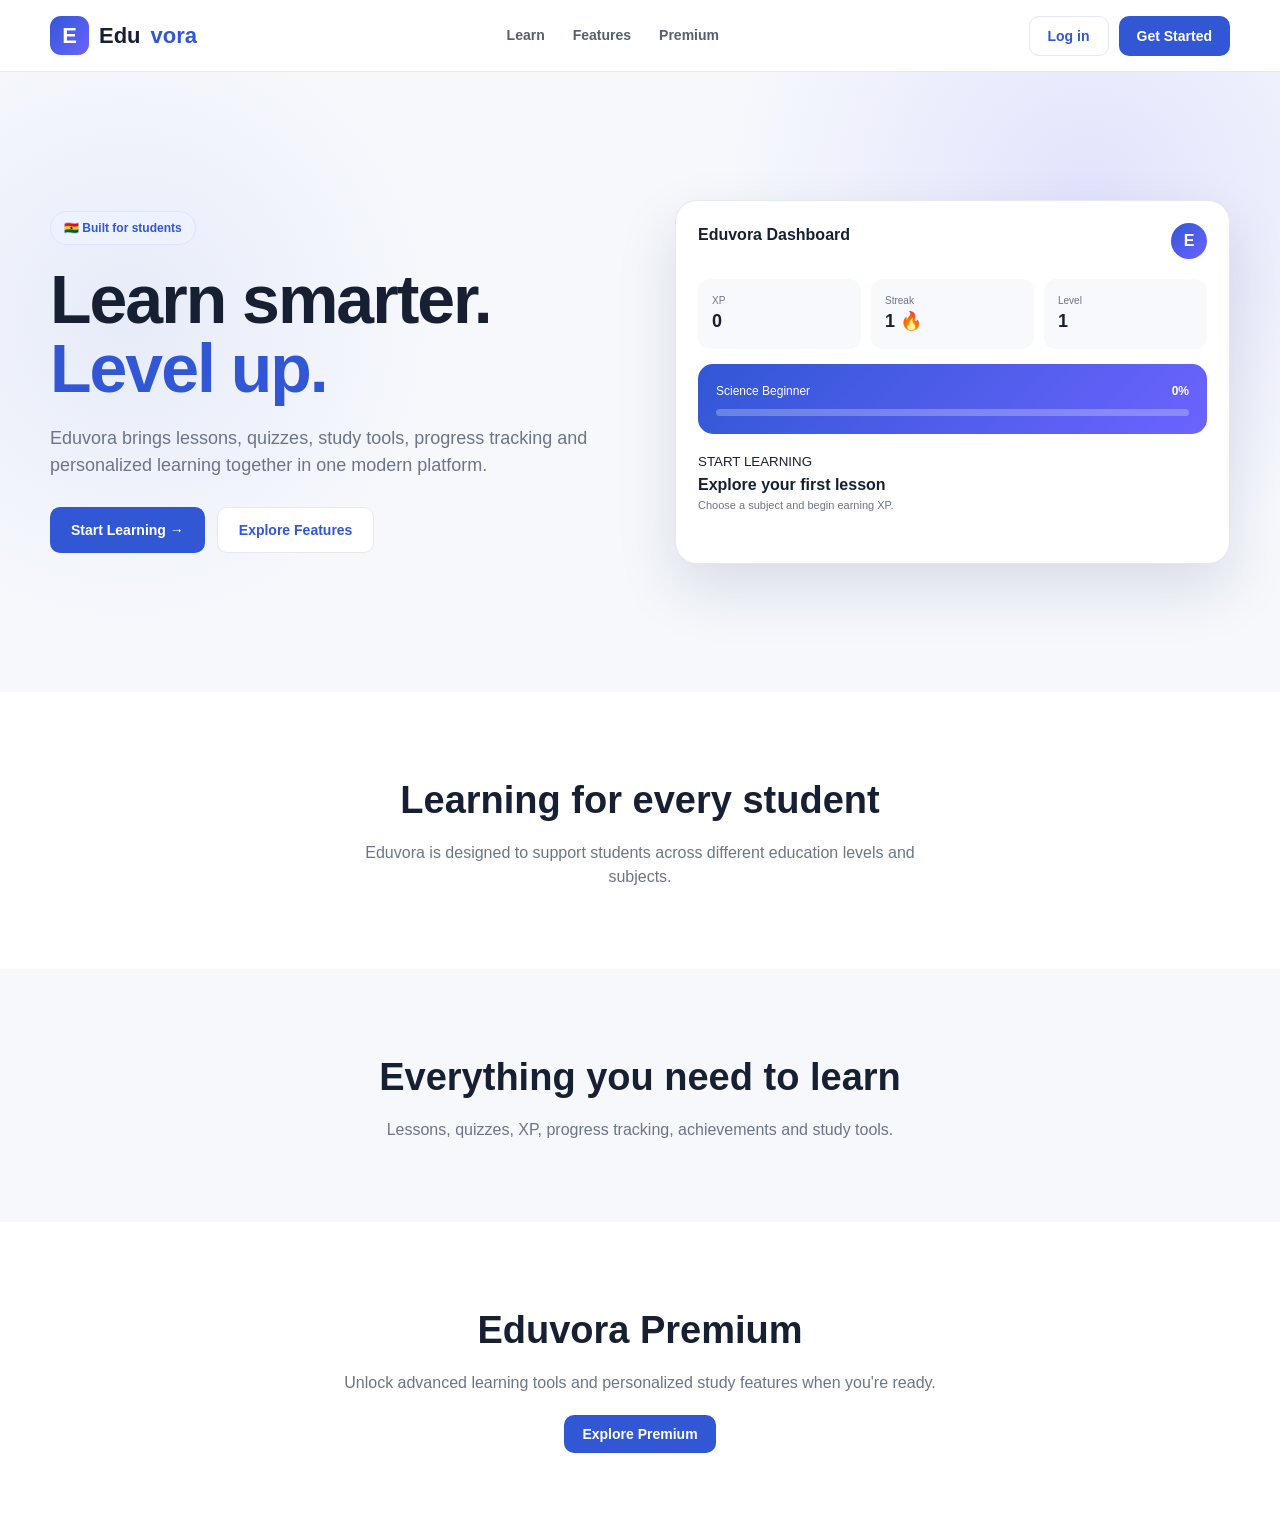
<file: index.html>
<!DOCTYPE html>
<html lang="en">
<head>
<meta charset="UTF-8">
<meta name="viewport" content="width=device-width, initial-scale=1.0">

<title>Eduvora | Learn. Practice. Level Up.</title>

<meta name="description"
content="Eduvora is a modern learning platform for Ghanaian students. Learn, practice, take quizzes and track your progress.">

<style>

*{
    margin:0;
    padding:0;
    box-sizing:border-box;
}

:root{
    --primary:#3157d5;
    --primary-dark:#2444b2;
    --accent:#6c63ff;
    --text:#172033;
    --muted:#6b7587;
    --background:#f6f8fc;
    --card:#ffffff;
    --border:#e4e8f0;
    --success:#159b67;
    --danger:#d94848;
    --warning:#f0a500;
}

html{
    scroll-behavior:smooth;
}

body{
    font-family:Inter,Arial,Helvetica,sans-serif;
    background:var(--background);
    color:var(--text);
    line-height:1.5;
}

button{
    font-family:inherit;
    cursor:pointer;
}

button:disabled{
    cursor:not-allowed;
}

a{
    text-decoration:none;
    color:inherit;
}


/* =========================================
   LANDING PAGE
========================================= */

.navbar{
    height:72px;
    background:white;
    border-bottom:1px solid var(--border);
    display:flex;
    align-items:center;
    position:sticky;
    top:0;
    z-index:100;
}

.nav-container{
    width:min(1180px,calc(100% - 36px));
    margin:auto;
    display:flex;
    align-items:center;
    justify-content:space-between;
}

.logo{
    display:flex;
    align-items:center;
    gap:10px;
    font-size:22px;
    font-weight:800;
}

.logo-icon{
    width:39px;
    height:39px;
    border-radius:11px;
    background:linear-gradient(135deg,var(--primary),var(--accent));
    color:white;
    display:grid;
    place-items:center;
    font-weight:900;
}

.logo span{
    color:var(--primary);
}

.nav-links{
    display:flex;
    gap:28px;
    font-size:14px;
    font-weight:600;
    color:#555f71;
}

.nav-links a:hover{
    color:var(--primary);
}

.nav-buttons{
    display:flex;
    gap:10px;
}

.btn{
    border:none;
    padding:11px 18px;
    border-radius:10px;
    font-weight:700;
    font-size:14px;
    transition:.2s;
}

.btn-primary{
    background:var(--primary);
    color:white;
}

.btn-primary:hover{
    background:var(--primary-dark);
    transform:translateY(-1px);
}

.btn-light{
    background:white;
    color:var(--primary);
    border:1px solid var(--border);
}

.btn-light:hover{
    background:#f1f4ff;
}

.hero{
    min-height:620px;
    display:flex;
    align-items:center;
    background:
    radial-gradient(circle at 85% 20%,rgba(108,99,255,.14),transparent 30%),
    radial-gradient(circle at 10% 40%,rgba(49,87,213,.08),transparent 25%);
}

.hero-container{
    width:min(1180px,calc(100% - 36px));
    margin:auto;
    display:grid;
    grid-template-columns:1fr 1fr;
    gap:70px;
    align-items:center;
    padding:80px 0;
}

.eyebrow{
    display:inline-block;
    background:#edf2ff;
    color:var(--primary);
    border:1px solid #dce4ff;
    padding:7px 13px;
    border-radius:30px;
    font-size:12px;
    font-weight:800;
    margin-bottom:20px;
}

.hero h1{
    font-size:clamp(44px,6vw,68px);
    line-height:1.02;
    letter-spacing:-2px;
    margin-bottom:22px;
}

.hero h1 span{
    color:var(--primary);
}

.hero p{
    max-width:570px;
    color:var(--muted);
    font-size:18px;
    margin-bottom:28px;
}

.hero-actions{
    display:flex;
    gap:12px;
    flex-wrap:wrap;
}

.hero-actions .btn{
    padding:14px 21px;
}

.preview{
    background:white;
    border:1px solid var(--border);
    border-radius:22px;
    padding:22px;
    box-shadow:0 25px 60px rgba(25,40,80,.13);
}

.preview-top{
    display:flex;
    justify-content:space-between;
    margin-bottom:20px;
}

.avatar{
    width:36px;
    height:36px;
    border-radius:50%;
    background:linear-gradient(135deg,var(--primary),var(--accent));
    color:white;
    display:grid;
    place-items:center;
    font-weight:800;
}

.preview-stats{
    display:grid;
    grid-template-columns:repeat(3,1fr);
    gap:10px;
}

.preview-stat{
    background:#f7f9fd;
    padding:14px;
    border-radius:12px;
}

.preview-stat small{
    color:var(--muted);
    display:block;
    font-size:10px;
}

.preview-stat strong{
    font-size:18px;
}

.xp-box{
    background:linear-gradient(135deg,var(--primary),var(--accent));
    color:white;
    padding:18px;
    border-radius:15px;
    margin:15px 0;
}

.xp-row{
    display:flex;
    justify-content:space-between;
    font-size:12px;
    margin-bottom:9px;
}

.progress{
    height:7px;
    background:rgba(255,255,255,.25);
    border-radius:20px;
    overflow:hidden;
}

.progress div{
    height:100%;
    background:white;
}


/* =========================================
   GENERAL
========================================= */

.hidden{
    display:none !important;
}

.page{
    display:none;
}

.page.active{
    display:block;
}

.container{
    width:min(1180px,calc(100% - 36px));
    margin:auto;
}

.section{
    padding:80px 20px;
    text-align:center;
}


/* =========================================
   DASHBOARD
========================================= */

#dashboard{
    display:none;
}

.dashboard-layout{
    display:grid;
    grid-template-columns:235px 1fr;
    min-height:calc(100vh - 72px);
}

.sidebar{
    background:white;
    border-right:1px solid var(--border);
    padding:25px 15px;
    position:sticky;
    top:72px;
    height:calc(100vh - 72px);
}

.sidebar-logo{
    padding:0 12px 25px;
    font-size:20px;
    font-weight:800;
}

.sidebar-logo span{
    color:var(--primary);
}

.sidebar-menu{
    display:grid;
    gap:5px;
}

.sidebar-item{
    border:none;
    background:transparent;
    width:100%;
    text-align:left;
    padding:12px 14px;
    border-radius:10px;
    color:#657083;
    font-size:14px;
    font-weight:650;
}

.sidebar-item:hover,
.sidebar-item.active{
    background:#edf2ff;
    color:var(--primary);
}

.sidebar-premium{
    margin-top:30px;
    padding:16px;
    border-radius:15px;
    background:linear-gradient(135deg,#172554,#3346a5);
    color:white;
}

.sidebar-premium h4{
    margin-bottom:6px;
}

.sidebar-premium p{
    font-size:11px;
    color:#dce3ff;
    margin-bottom:12px;
}

.sidebar-premium button{
    width:100%;
    border:none;
    padding:9px;
    border-radius:8px;
    background:white;
    color:#263c91;
    font-weight:800;
}

.dashboard-main{
    padding:30px;
    max-width:1250px;
    width:100%;
    margin:auto;
}

.dashboard-header{
    display:flex;
    justify-content:space-between;
    align-items:center;
    margin-bottom:25px;
}

.dashboard-header h1{
    font-size:28px;
    margin-bottom:3px;
}

.dashboard-header p{
    color:var(--muted);
    font-size:14px;
}

.dashboard-profile{
    display:flex;
    align-items:center;
    gap:12px;
}

.dashboard-avatar{
    width:44px;
    height:44px;
    border-radius:50%;
    background:linear-gradient(135deg,var(--primary),var(--accent));
    color:white;
    display:grid;
    place-items:center;
    font-weight:800;
}


/* =========================================
   STATS
========================================= */

.dashboard-stats{
    display:grid;
    grid-template-columns:repeat(4,1fr);
    gap:15px;
    margin-bottom:22px;
}

.stat-card{
    background:white;
    border:1px solid var(--border);
    border-radius:15px;
    padding:19px;
}

.stat-card-top{
    display:flex;
    justify-content:space-between;
    align-items:center;
    margin-bottom:9px;
}

.stat-card small{
    color:var(--muted);
    font-size:11px;
}

.stat-card strong{
    font-size:24px;
}

.stat-icon{
    width:35px;
    height:35px;
    display:grid;
    place-items:center;
    border-radius:10px;
    background:#edf2ff;
}


/* =========================================
   CARDS
========================================= */

.card{
    background:white;
    border:1px solid var(--border);
    border-radius:17px;
    padding:22px;
    margin-bottom:20px;
}

.card-title{
    display:flex;
    justify-content:space-between;
    align-items:center;
    margin-bottom:18px;
}

.card-title h2{
    font-size:18px;
}

.card-title button{
    border:none;
    background:none;
    color:var(--primary);
    font-size:12px;
    font-weight:700;
}


/* =========================================
   DASHBOARD GRID
========================================= */

.dashboard-grid{
    display:grid;
    grid-template-columns:1.6fr .9fr;
    gap:20px;
}


/* =========================================
   CONTINUE
========================================= */

.continue{
    display:flex;
    align-items:center;
    gap:17px;
    padding:17px;
    border:1px solid var(--border);
    border-radius:14px;
}

.subject-icon{
    width:53px;
    height:53px;
    border-radius:14px;
    display:grid;
    place-items:center;
    background:#edf2ff;
    font-size:25px;
    flex-shrink:0;
}

.continue-info{
    flex:1;
}

.continue-info small{
    color:var(--muted);
    font-size:10px;
}

.continue-info h3{
    font-size:16px;
    margin:2px 0 7px;
}

.course-progress{
    height:6px;
    background:#edf0f5;
    border-radius:20px;
    overflow:hidden;
}

.course-progress div{
    height:100%;
    background:var(--primary);
}

.continue button{
    border:none;
    background:#edf2ff;
    color:var(--primary);
    padding:9px 13px;
    border-radius:9px;
    font-weight:800;
    font-size:12px;
}


/* =========================================
   SUBJECT CARDS
========================================= */

.subject-grid{
    display:grid;
    grid-template-columns:repeat(2,1fr);
    gap:12px;
}

.subject-card{
    border:1px solid var(--border);
    border-radius:14px;
    padding:16px;
    transition:.2s;
    cursor:pointer;
}

.subject-card:hover{
    transform:translateY(-3px);
    border-color:#c9d3f4;
    box-shadow:0 10px 25px rgba(30,50,90,.06);
}

.subject-card .subject-icon{
    margin-bottom:11px;
}

.subject-card h3{
    font-size:15px;
}

.subject-card p{
    color:var(--muted);
    font-size:11px;
}


/* =========================================
   QUIZ BANNER
========================================= */

.quiz-banner{
    background:linear-gradient(135deg,#eef2ff,#f5f3ff);
    border:1px solid #dce4ff;
    padding:20px;
    border-radius:15px;
}

.quiz-banner small{
    color:var(--primary);
    font-weight:800;
}

.quiz-banner h3{
    margin:5px 0;
}

.quiz-banner p{
    color:var(--muted);
    font-size:12px;
    margin-bottom:13px;
}

.quiz-banner button{
    border:none;
    background:var(--primary);
    color:white;
    padding:9px 14px;
    border-radius:8px;
    font-weight:700;
}


/* =========================================
   LEVEL
========================================= */

.level-card{
    background:linear-gradient(135deg,var(--primary),var(--accent));
    color:white;
    border-radius:17px;
    padding:22px;
    margin-bottom:20px;
}

.level-card small{
    color:#dbe1ff;
}

.level-card h2{
    margin:5px 0;
}

.level-card .progress{
    margin:14px 0 7px;
}

.level-card p{
    font-size:11px;
    color:#dbe1ff;
}


/* =========================================
   ACHIEVEMENTS
========================================= */

.achievement-list{
    display:grid;
    gap:11px;
}

.achievement{
    display:flex;
    align-items:center;
    gap:12px;
}

.achievement-icon{
    width:39px;
    height:39px;
    border-radius:11px;
    background:#fff5d9;
    display:grid;
    place-items:center;
}

.achievement strong{
    display:block;
    font-size:13px;
}

.achievement small{
    color:var(--muted);
    font-size:10px;
}


/* =========================================
   RECOMMENDATION
========================================= */

.recommendation{
    padding:15px;
    background:#f7f9fd;
    border-radius:12px;
}

.recommendation strong{
    display:block;
    font-size:13px;
    margin-bottom:4px;
}

.recommendation p{
    color:var(--muted);
    font-size:11px;
}


/* =========================================
   AI
========================================= */

.ai-card{
    background:linear-gradient(135deg,#f0f3ff,#f8f5ff);
    border:1px solid #dfe4ff;
}

.ai-icon{
    width:45px;
    height:45px;
    border-radius:13px;
    background:white;
    display:grid;
    place-items:center;
    font-size:23px;
    margin-bottom:12px;
}

.ai-card h3{
    margin-bottom:5px;
}

.ai-card p{
    color:var(--muted);
    font-size:12px;
    margin-bottom:13px;
}

.ai-card button{
    border:none;
    background:var(--primary);
    color:white;
    padding:9px 14px;
    border-radius:8px;
    font-weight:700;
}


/* =========================================
   LEARNING PAGE
========================================= */

.learning-header{
    display:flex;
    align-items:center;
    gap:15px;
    margin-bottom:25px;
}

.back-button{
    border:1px solid var(--border);
    background:white;
    padding:10px 14px;
    border-radius:10px;
    color:var(--primary);
    font-weight:700;
}

.page-heading h1{
    font-size:28px;
}

.page-heading p{
    color:var(--muted);
    font-size:14px;
}

.topic-grid{
    display:grid;
    grid-template-columns:repeat(3,1fr);
    gap:16px;
}

.topic-card{
    background:white;
    border:1px solid var(--border);
    border-radius:16px;
    padding:20px;
    cursor:pointer;
    transition:.2s;
}

.topic-card:hover{
    transform:translateY(-3px);
    box-shadow:0 10px 30px rgba(20,40,90,.07);
}

.topic-number{
    width:38px;
    height:38px;
    display:grid;
    place-items:center;
    border-radius:10px;
    background:#edf2ff;
    color:var(--primary);
    font-weight:800;
    margin-bottom:13px;
}

.topic-card h3{
    margin-bottom:5px;
}

.topic-card p{
    color:var(--muted);
    font-size:12px;
}

.topic-status{
    margin-top:14px;
    font-size:11px;
    font-weight:700;
    color:var(--primary);
}


/* =========================================
   LESSON PAGE
========================================= */

.lesson-layout{
    display:grid;
    grid-template-columns:1fr 300px;
    gap:22px;
}

.lesson-content{
    background:white;
    border:1px solid var(--border);
    border-radius:17px;
    padding:30px;
}

.lesson-label{
    color:var(--primary);
    font-size:11px;
    font-weight:800;
    text-transform:uppercase;
}

.lesson-content h1{
    font-size:34px;
    margin:6px 0 20px;
}

.lesson-content h2{
    font-size:21px;
    margin:25px 0 10px;
}

.lesson-content p{
    color:#4d586a;
    margin-bottom:13px;
}

.lesson-note{
    padding:18px;
    border-left:4px solid var(--primary);
    background:#f3f6ff;
    border-radius:8px;
    margin:20px 0;
}

.lesson-example{
    padding:18px;
    background:#f8f9fc;
    border:1px solid var(--border);
    border-radius:12px;
    margin:20px 0;
}

.lesson-sidebar{
    background:white;
    border:1px solid var(--border);
    border-radius:17px;
    padding:20px;
    height:max-content;
}

.lesson-sidebar h3{
    margin-bottom:15px;
}

.lesson-action{
    width:100%;
    margin-top:10px;
}

.lesson-complete{
    margin-top:25px;
    padding-top:20px;
    border-top:1px solid var(--border);
}


/* =========================================
   QUIZ PAGE
========================================= */

.quiz-container{
    max-width:800px;
    margin:auto;
}

.quiz-top{
    display:flex;
    justify-content:space-between;
    align-items:center;
    margin-bottom:15px;
}

.quiz-progress{
    height:8px;
    background:#e8ebf2;
    border-radius:20px;
    overflow:hidden;
    margin-bottom:25px;
}

.quiz-progress div{
    height:100%;
    background:var(--primary);
    transition:.3s;
}

.quiz-question{
    background:white;
    border:1px solid var(--border);
    border-radius:18px;
    padding:28px;
}

.quiz-question h2{
    font-size:22px;
    margin-bottom:20px;
}

.answer-list{
    display:grid;
    gap:11px;
}

.answer{
    width:100%;
    text-align:left;
    border:1px solid var(--border);
    background:#fafbfe;
    padding:15px;
    border-radius:11px;
    font-weight:600;
    transition:.2s;
}

.answer:hover{
    border-color:var(--primary);
    background:#f1f4ff;
}

.answer.correct{
    background:#e9f8f1;
    border-color:#53bf8f;
    color:#087046;
}

.answer.wrong{
    background:#fff0f0;
    border-color:#e68181;
    color:#a52222;
}

.quiz-feedback{
    margin-top:18px;
    padding:15px;
    border-radius:10px;
    display:none;
}

.quiz-feedback.show{
    display:block;
}

.quiz-feedback.correct{
    background:#e9f8f1;
    color:#087046;
}

.quiz-feedback.wrong{
    background:#fff0f0;
    color:#a52222;
}

.quiz-next{
    margin-top:18px;
}


/* =========================================
   RESULT
========================================= */

.result-card{
    max-width:600px;
    margin:50px auto;
    background:white;
    border:1px solid var(--border);
    border-radius:22px;
    padding:40px;
    text-align:center;
}

.result-icon{
    width:75px;
    height:75px;
    border-radius:50%;
    background:#edf2ff;
    display:grid;
    place-items:center;
    font-size:35px;
    margin:0 auto 20px;
}

.result-card h1{
    font-size:32px;
}

.result-score{
    font-size:52px;
    font-weight:900;
    color:var(--primary);
    margin:10px 0;
}

.result-card p{
    color:var(--muted);
}

.result-actions{
    display:flex;
    justify-content:center;
    gap:10px;
    margin-top:25px;
    flex-wrap:wrap;
}


/* =========================================
   MODAL
========================================= */

.modal{
    display:none;
    position:fixed;
    inset:0;
    background:rgba(10,18,35,.65);
    z-index:500;
    align-items:center;
    justify-content:center;
    padding:20px;
}

.modal.show{
    display:flex;
}

.modal-box{
    width:min(470px,100%);
    background:white;
    border-radius:20px;
    padding:28px;
}

.modal-box h2{
    margin-bottom:7px;
}

.modal-box p{
    color:var(--muted);
    font-size:14px;
    margin-bottom:20px;
}

.level-options{
    display:grid;
    grid-template-columns:1fr 1fr;
    gap:12px;
}

.level-option{
    border:1px solid var(--border);
    background:#fafbfe;
    padding:18px;
    border-radius:13px;
    text-align:left;
}

.level-option:hover{
    border-color:var(--primary);
    background:#f1f4ff;
}

.level-option strong{
    display:block;
    margin-bottom:3px;
}

.level-option small{
    color:var(--muted);
}

.close{
    float:right;
    border:none;
    background:#f0f2f6;
    width:32px;
    height:32px;
    border-radius:50%;
    font-size:18px;
}


/* =========================================
   TOAST
========================================= */

.toast{
    position:fixed;
    right:20px;
    bottom:20px;
    background:#172033;
    color:white;
    padding:13px 18px;
    border-radius:10px;
    font-size:13px;
    font-weight:600;
    z-index:1000;
    transform:translateY(100px);
    opacity:0;
    transition:.3s;
}

.toast.show{
    transform:translateY(0);
    opacity:1;
}


/* =========================================
   MOBILE NAV
========================================= */

.mobile-bottom{
    display:none;
}


/* =========================================
   RESPONSIVE
========================================= */

@media(max-width:1000px){

    .topic-grid{
        grid-template-columns:repeat(2,1fr);
    }

    .lesson-layout{
        grid-template-columns:1fr;
    }

}

@media(max-width:900px){

    .nav-links,
    .nav-buttons{
        display:none;
    }

    .hero-container{
        grid-template-columns:1fr;
        padding:55px 0;
    }

    .hero{
        text-align:center;
    }

    .hero p{
        margin-left:auto;
        margin-right:auto;
    }

    .hero-actions{
        justify-content:center;
    }

    .dashboard-layout{
        grid-template-columns:1fr;
    }

    .sidebar{
        display:none;
    }

    .dashboard-main{
        padding:22px 17px 90px;
    }

    .dashboard-stats{
        grid-template-columns:repeat(2,1fr);
    }

    .dashboard-grid{
        grid-template-columns:1fr;
    }

    .mobile-bottom{
        display:grid;
        grid-template-columns:repeat(5,1fr);
        position:fixed;
        bottom:0;
        left:0;
        right:0;
        background:white;
        border-top:1px solid var(--border);
        z-index:200;
        padding:7px 4px;
    }

    .mobile-bottom button{
        border:none;
        background:transparent;
        color:#717b8c;
        font-size:10px;
    }

    .mobile-bottom button span{
        display:block;
        font-size:19px;
    }

}

@media(max-width:600px){

    .hero h1{
        font-size:43px;
    }

    .hero p{
        font-size:15px;
    }

    .preview{
        padding:15px;
    }

    .dashboard-header{
        align-items:flex-start;
    }

    .dashboard-header h1{
        font-size:22px;
    }

    .dashboard-profile{
        display:none;
    }

    .dashboard-stats{
        grid-template-columns:1fr 1fr;
    }

    .stat-card strong{
        font-size:21px;
    }

    .subject-grid{
        grid-template-columns:1fr 1fr;
    }

    .continue{
        align-items:flex-start;
        flex-wrap:wrap;
    }

    .continue-info{
        min-width:calc(100% - 70px);
    }

    .continue button{
        margin-left:70px;
    }

    .level-options{
        grid-template-columns:1fr;
    }

    .topic-grid{
        grid-template-columns:1fr;
    }

    .lesson-content{
        padding:21px;
    }

    .lesson-content h1{
        font-size:27px;
    }

    .quiz-question{
        padding:21px;
    }

}


/* =========================================
   PRINT
========================================= */

@media print{

    .navbar,
    .sidebar,
    .mobile-bottom,
    button{
        display:none !important;
    }

    .lesson-content{
        border:none;
    }

}

</style>
</head>


<body>


<!-- ======================================================
     LANDING PAGE
====================================================== -->

<div id="landing">

<header class="navbar">

<div class="nav-container">

<a class="logo" href="#">
<div class="logo-icon">E</div>
Edu<span>vora</span>
</a>

<nav class="nav-links">
<a href="#learn">Learn</a>
<a href="#features">Features</a>
<a href="#premium">Premium</a>
</nav>

<div class="nav-buttons">

<button class="btn btn-light" onclick="openLogin()">
Log in
</button>

<button class="btn btn-primary" onclick="openLevelModal()">
Get Started
</button>

</div>

</div>

</header>


<section class="hero">

<div class="hero-container">

<div>

<div class="eyebrow">
🇬🇭 Built for students
</div>

<h1>
Learn smarter.<br>
<span>Level up.</span>
</h1>

<p>
Eduvora brings lessons, quizzes, study tools,
progress tracking and personalized learning
together in one modern platform.
</p>

<div class="hero-actions">

<button class="btn btn-primary"
onclick="openLevelModal()">
Start Learning →
</button>

<button class="btn btn-light"
onclick="showFeatures()">
Explore Features
</button>

</div>

</div>


<div class="preview">

<div class="preview-top">

<strong>Eduvora Dashboard</strong>

<div class="avatar">E</div>

</div>


<div class="preview-stats">

<div class="preview-stat">
<small>XP</small>
<strong id="previewXP">0</strong>
</div>

<div class="preview-stat">
<small>Streak</small>
<strong>1 🔥</strong>
</div>

<div class="preview-stat">
<small>Level</small>
<strong id="previewLevel">1</strong>
</div>

</div>


<div class="xp-box">

<div class="xp-row">
<span id="previewRank">Science Beginner</span>
<strong id="previewPercent">0%</strong>
</div>

<div class="progress">
<div id="previewBar" style="width:0%"></div>
</div>

</div>


<div class="preview-course">

<small>START LEARNING</small>

<h4>Explore your first lesson</h4>

<p style="font-size:11px;color:#6b7587;">
Choose a subject and begin earning XP.
</p>

</div>

</div>

</div>

</section>


<section id="learn"
class="section"
style="background:white;">

<h2 style="font-size:38px;margin-bottom:12px;">
Learning for every student
</h2>

<p style="color:#6b7587;max-width:600px;margin:auto;">
Eduvora is designed to support students across
different education levels and subjects.
</p>

</section>


<section id="features"
class="section">

<h2 style="font-size:38px;margin-bottom:12px;">
Everything you need to learn
</h2>

<p style="color:#6b7587;max-width:600px;margin:auto;">
Lessons, quizzes, XP, progress tracking,
achievements and study tools.
</p>

</section>


<section id="premium"
class="section"
style="background:white;">

<h2 style="font-size:38px;margin-bottom:12px;">
Eduvora Premium
</h2>

<p style="color:#6b7587;max-width:600px;margin:0 auto 20px;">
Unlock advanced learning tools and personalized
study features when you're ready.
</p>

<button class="btn btn-primary"
onclick="showPremium()">
Explore Premium
</button>

</section>

</div>


<!-- ======================================================
     DASHBOARD
====================================================== -->

<div id="dashboard">

<div class="dashboard-layout">


<!-- SIDEBAR -->

<aside class="sidebar">

<div class="sidebar-logo">
Edu<span>vora</span>
</div>

<div class="sidebar-menu">

<button class="sidebar-item active"
onclick="showDashboard()">
🏠 &nbsp; Dashboard
</button>

<button class="sidebar-item"
onclick="showSubjects()">
📚 &nbsp; Learn
</button>

<button class="sidebar-item"
onclick="startQuizFromDashboard()">
🧠 &nbsp; Quiz Arena
</button>

<button class="sidebar-item"
onclick="showProgress()">
📊 &nbsp; My Progress
</button>

<button class="sidebar-item"
onclick="showAchievements()">
🏆 &nbsp; Achievements
</button>

<button class="sidebar-item"
onclick="showStudyTools()">
🛠️ &nbsp; Study Tools
</button>

<button class="sidebar-item"
onclick="showOpportunities()">
🎓 &nbsp; Opportunities
</button>

<button class="sidebar-item"
onclick="showAI()">
🤖 &nbsp; AI Study Coach
</button>

</div>


<div class="sidebar-premium">

<h4>✨ Go Premium</h4>

<p>
Unlock advanced quizzes,
AI coaching and analytics.
</p>

<button onclick="showPremium()">
Explore Premium
</button>

</div>

</aside>


<!-- MAIN -->

<main class="dashboard-main">


<!-- DASHBOARD PAGE -->

<div id="dashboardPage" class="page active">

<div class="dashboard-header">

<div>

<h1>
Good morning 👋
</h1>

<p>
Ready to continue learning?
</p>

</div>


<div class="dashboard-profile">

<div>

<strong>Student</strong>

<div style="font-size:11px;color:#6b7587;"
id="dashboardRank">
Science Beginner
</div>

</div>

<div class="dashboard-avatar">
S
</div>

</div>

</div>


<!-- STATS -->

<div class="dashboard-stats">

<div class="stat-card">

<div class="stat-card-top">

<small>TOTAL XP</small>

<div class="stat-icon">
⭐
</div>

</div>

<strong id="xpValue">
0
</strong>

</div>


<div class="stat-card">

<div class="stat-card-top">

<small>STUDY STREAK</small>

<div class="stat-icon">
🔥
</div>

</div>

<strong id="streakValue">
1 day
</strong>

</div>


<div class="stat-card">

<div class="stat-card-top">

<small>QUIZZES</small>

<div class="stat-icon">
🧠
</div>

</div>

<strong id="quizValue">
0
</strong>

</div>


<div class="stat-card">

<div class="stat-card-top">

<small>LESSONS</small>

<div class="stat-icon">
📚
</div>

</div>

<strong id="lessonValue">
0
</strong>

</div>

</div>


<div class="dashboard-grid">


<div>


<!-- CONTINUE -->

<div class="card">

<div class="card-title">

<h2>
Continue Learning
</h2>

<button onclick="showSubjects()">
View all
</button>

</div>


<div class="continue">

<div class="subject-icon">
⚛️
</div>

<div class="continue-info">

<small>PHYSICS</small>

<h3>
Motion and Forces
</h3>

<div class="course-progress">

<div id="physicsProgress"
style="width:0%">
</div>

</div>

</div>

<button onclick="openTopic('physics',0)">
Continue
</button>

</div>

</div>


<!-- SUBJECTS -->

<div class="card">

<div class="card-title">

<h2>
My Subjects
</h2>

<button onclick="showSubjects()">
All subjects
</button>

</div>


<div class="subject-grid">


<div class="subject-card"
onclick="showSubjectTopics('mathematics')">

<div class="subject-icon">
📐
</div>

<h3>
Mathematics
</h3>

<p>
Numbers, algebra, geometry & more
</p>

</div>


<div class="subject-card"
onclick="showSubjectTopics('physics')">

<div class="subject-icon">
⚛️
</div>

<h3>
Physics
</h3>

<p>
Motion, forces, energy & more
</p>

</div>


<div class="subject-card"
onclick="showSubjectTopics('chemistry')">

<div class="subject-icon">
🧪
</div>

<h3>
Chemistry
</h3>

<p>
Matter, atoms, reactions & more
</p>

</div>


<div class="subject-card"
onclick="showSubjectTopics('biology')">

<div class="subject-icon">
🧬
</div>

<h3>
Biology
</h3>

<p>
Cells, organisms, systems & more
</p>

</div>


</div>

</div>


<!-- QUIZ -->

<div class="card">

<div class="card-title">

<h2>
🧠 Quiz Arena
</h2>

<button onclick="startQuizFromDashboard()">
Practice
</button>

</div>


<div class="quiz-banner">

<small>
DAILY CHALLENGE
</small>

<h3>
Test what you know.
</h3>

<p>
Answer questions, earn XP and improve your knowledge.
</p>

<button onclick="startQuizFromDashboard()">
Start Challenge →
</button>

</div>

</div>


</div>


<div>


<!-- LEVEL -->

<div class="level-card">

<small>
CURRENT LEVEL
</small>

<h2 id="levelValue">
Level 1
</h2>

<strong id="rankValue">
Science Beginner
</strong>

<div class="progress">

<div id="levelProgress"
style="width:0%">
</div>

</div>

<p id="levelText">
200 XP until Level 2
</p>

</div>


<!-- RECOMMENDATION -->

<div class="card">

<div class="card-title">

<h2>
🎯 Recommended
</h2>

</div>

<div class="recommendation">

<strong>
Start with Motion
</strong>

<p>
Learn the basics of motion and test
your understanding with a quiz.
</p>

<button
class="btn btn-primary"
style="margin-top:12px;font-size:11px;"
onclick="openTopic('physics',0)">
Start lesson
</button>

</div>

</div>


<!-- ACHIEVEMENTS -->

<div class="card">

<div class="card-title">

<h2>
🏆 Achievements
</h2>

<button onclick="showAchievements()">
View all
</button>

</div>

<div class="achievement-list">

<div class="achievement">

<div class="achievement-icon">
🚀
</div>

<div>
<strong>
First Steps
</strong>

<small>
Complete your first lesson
</small>
</div>

</div>


<div class="achievement">

<div class="achievement-icon">
🧠
</div>

<div>
<strong>
Quiz Starter
</strong>

<small>
Complete your first quiz
</small>
</div>

</div>


<div class="achievement">

<div class="achievement-icon">
⭐
</div>

<div>
<strong>
XP Explorer
</strong>

<small>
Earn 100 XP
</small>
</div>

</div>

</div>

</div>


<!-- AI -->

<div class="card ai-card">

<div class="ai-icon">
🤖
</div>

<h3>
AI Study Coach
</h3>

<p>
Get personalized explanations and
study recommendations.
</p>

<button onclick="showAI()">
Try Study Coach
</button>

</div>

</div>

</div>

</div>


<!-- SUBJECTS PAGE -->

<div id="subjectsPage" class="page">

<div class="learning-header">

<button class="back-button"
onclick="showDashboard()">
← Dashboard
</button>

<div class="page-heading">

<h1>
Subjects
</h1>

<p>
Choose a subject to start learning.
</p>

</div>

</div>


<div class="subject-grid"
style="grid-template-columns:repeat(3,1fr);">


<div class="subject-card"
onclick="showSubjectTopics('mathematics')">

<div class="subject-icon">
📐
</div>

<h3>Mathematics</h3>

<p>Explore mathematical concepts and practice.</p>

</div>


<div class="subject-card"
onclick="showSubjectTopics('physics')">

<div class="subject-icon">
⚛️
</div>

<h3>Physics</h3>

<p>Understand the physical world around you.</p>

</div>


<div class="subject-card"
onclick="showSubjectTopics('chemistry')">

<div class="subject-icon">
🧪
</div>

<h3>Chemistry</h3>

<p>Explore matter, atoms and reactions.</p>

</div>


<div class="subject-card"
onclick="showSubjectTopics('biology')">

<div class="subject-icon">
🧬
</div>

<h3>Biology</h3>

<p>Study living things and their systems.</p>

</div>


<div class="subject-card"
onclick="showSubjectTopics('english')">

<div class="subject-icon">
📖
</div>

<h3>English Language</h3>

<p>Build reading, writing and communication skills.</p>

</div>


<div class="subject-card"
onclick="showSubjectTopics('ict')">

<div class="subject-icon">
💻
</div>

<h3>ICT</h3>

<p>Learn digital technology and computing.</p>

</div>


</div>

</div>


<!-- TOPICS PAGE -->

<div id="topicsPage" class="page">

<div class="learning-header">

<button class="back-button"
onclick="showSubjects()">
← Subjects
</button>

<div class="page-heading">

<h1 id="topicsTitle">
Topics
</h1>

<p id="topicsSubtitle">
Choose a topic to begin.
</p>

</div>

</div>


<div id="topicGrid"
class="topic-grid">
</div>

</div>


<!-- LESSON PAGE -->

<div id="lessonPage" class="page">

<div class="learning-header">

<button class="back-button"
onclick="backToTopics()">
← Topics
</button>

<div class="page-heading">

<h1>
Lesson
</h1>

<p id="lessonBreadcrumb">
Learning
</p>

</div>

</div>


<div class="lesson-layout">

<article class="lesson-content">

<div class="lesson-label"
id="lessonSubject">
PHYSICS
</div>

<h1 id="lessonTitle">
Motion
</h1>


<div id="lessonBody">
</div>


<div class="lesson-complete">

<button class="btn btn-primary"
onclick="completeLesson()">
✓ Mark Lesson Complete
</button>

<button class="btn btn-light"
onclick="startCurrentQuiz()">
Take Quiz →
</button>

</div>

</article>


<aside class="lesson-sidebar">

<h3>
Lesson Progress
</h3>

<div style="height:8px;background:#e9ecf2;border-radius:20px;overflow:hidden;">

<div id="lessonProgressBar"
style="width:0%;height:100%;background:#3157d5;">
</div>

</div>

<p id="lessonProgressText"
style="font-size:12px;color:#6b7587;margin-top:8px;">
0% complete
</p>


<div style="margin-top:25px;">

<strong>
What you'll learn
</strong>

<ul id="lessonObjectives"
style="padding-left:18px;margin-top:10px;color:#6b7587;font-size:12px;">
</ul>

</div>

</aside>

</div>

</div>


<!-- QUIZ PAGE -->

<div id="quizPage" class="page">

<div class="learning-header">

<button class="back-button"
onclick="backToTopics()">
← Exit Quiz
</button>

<div class="page-heading">

<h1>
Quiz Arena
</h1>

<p id="quizSubjectTitle">
Practice your knowledge.
</p>

</div>

</div>


<div class="quiz-container">

<div class="quiz-top">

<strong id="questionCounter">
Question 1 of 5
</strong>

<strong id="quizScoreText">
Score: 0
</strong>

</div>


<div class="quiz-progress">

<div id="quizProgressBar"
style="width:20%">
</div>

</div>


<div class="quiz-question">

<h2 id="questionText">
Question
</h2>


<div id="answerList"
class="answer-list">
</div>


<div id="quizFeedback"
class="quiz-feedback">
</div>


<button id="nextQuestionButton"
class="btn btn-primary quiz-next"
style="display:none;"
onclick="nextQuestion()">
Next Question →
</button>

</div>

</div>

</div>


<!-- RESULT PAGE -->

<div id="resultPage" class="page">

<div class="result-card">

<div class="result-icon">
🏆
</div>

<h1>
Quiz Complete!
</h1>

<div class="result-score"
id="finalScore">
0/5
</div>

<p id="finalMessage">
Great effort!
</p>

<p style="margin-top:8px;">
⭐ <strong id="earnedXP">0</strong> XP earned
</p>

<div class="result-actions">

<button class="btn btn-primary"
onclick="showDashboard()">
Back to Dashboard
</button>

<button class="btn btn-light"
onclick="startCurrentQuiz()">
Try Again
</button>

</div>

</div>

</div>


<!-- SIMPLE OTHER PAGES -->

<div id="progressPage" class="page">

<div class="learning-header">

<button class="back-button"
onclick="showDashboard()">
← Dashboard
</button>

<div class="page-heading">

<h1>
My Progress
</h1>

<p>
Track your learning journey.
</p>

</div>

</div>


<div class="card">

<h2>
📊 Learning Overview
</h2>

<div style="margin-top:20px;">

<p>
Total XP
</p>

<h2 id="progressXP"
style="color:#3157d5;margin-bottom:18px;">
0 XP
</h2>

<p>
Lessons completed
</p>

<h2 id="progressLessons"
style="margin-bottom:18px;">
0
</h2>

<p>
Quizzes completed
</p>

<h2 id="progressQuizzes">
0
</h2>

</div>

</div>

</div>


<div id="achievementsPage" class="page">

<div class="learning-header">

<button class="back-button"
onclick="showDashboard()">
← Dashboard
</button>

<div class="page-heading">

<h1>
Achievements
</h1>

<p>
Milestones you can unlock.
</p>

</div>

</div>


<div class="card">

<div class="achievement-list">

<div class="achievement">

<div class="achievement-icon">
🚀
</div>

<div>
<strong>First Steps</strong>
<small>Complete your first lesson</small>
</div>

</div>


<div class="achievement">

<div class="achievement-icon">
🧠
</div>

<div>
<strong>Quiz Starter</strong>
<small>Complete your first quiz</small>
</div>

</div>


<div class="achievement">

<div class="achievement-icon">
⭐
</div>

<div>
<strong>XP Explorer</strong>
<small>Earn 100 XP</small>
</div>

</div>


<div class="achievement">

<div class="achievement-icon">
🔥
</div>

<div>
<strong>Consistency</strong>
<small>Keep learning every day</small>
</div>

</div>

</div>

</div>

</div>


<div id="toolsPage" class="page">

<div class="learning-header">

<button class="back-button"
onclick="showDashboard()">
← Dashboard
</button>

<div class="page-heading">

<h1>
Study Tools
</h1>

<p>
Useful tools for students.
</p>

</div>

</div>


<div class="subject-grid">

<div class="card">

<h2>
🧮 GPA Calculator
</h2>

<p style="color:#6b7587;font-size:13px;margin:10px 0 15px;">
Calculate your GPA quickly.
</p>

<button class="btn btn-primary"
onclick="alert('GPA Calculator will be built in the next Study Tools stage.')">
Open
</button>

</div>


<div class="card">

<h2>
⏱️ Study Timer
</h2>

<p style="color:#6b7587;font-size:13px;margin:10px 0 15px;">
Focus during your study sessions.
</p>

<button class="btn btn-primary"
onclick="alert('Study Timer will be built in the next Study Tools stage.')">
Open
</button>

</div>


<div class="card">

<h2>
📅 Exam Countdown
</h2>

<p style="color:#6b7587;font-size:13px;margin:10px 0 15px;">
Keep track of important exams.
</p>

<button class="btn btn-primary"
onclick="alert('Exam Countdown will be built in the next Study Tools stage.')">
Open
</button>

</div>

</div>

</div>


<div id="opportunitiesPage" class="page">

<div class="learning-header">

<button class="back-button"
onclick="showDashboard()">
← Dashboard
</button>

<div class="page-heading">

<h1>
Opportunities
</h1>

<p>
Discover useful opportunities for students.
</p>

</div>

</div>


<div class="card">

<h2>
🎓 Student Opportunities
</h2>

<p style="color:#6b7587;margin-top:10px;">
Scholarships, competitions, learning programs
and other opportunities can appear here.
</p>

<div style="margin-top:20px;padding:18px;background:#f7f9fd;border-radius:12px;">

<strong>
Opportunity Center Coming Soon
</strong>

<p style="color:#6b7587;font-size:12px;margin-top:5px;">
We'll build a proper opportunity database later.
</p>

</div>

</div>

</div>


<div id="aiPage" class="page">

<div class="learning-header">

<button class="back-button"
onclick="showDashboard()">
← Dashboard
</button>

<div class="page-heading">

<h1>
AI Study Coach
</h1>

<p>
Your future personalized study assistant.
</p>

</div>

</div>


<div class="card ai-card">

<div class="ai-icon">
🤖
</div>

<h2>
Your AI Study Coach
</h2>

<p style="margin-top:8px;color:#6b7587;">
Soon, Eduvora will be able to help you understand
difficult topics, create study plans and practice
questions.
</p>

<button class="btn btn-primary"
style="margin-top:18px;"
onclick="alert('AI Study Coach will be connected after the core learning system is complete.')">
Coming Soon
</button>

</div>

</div>


</main>

</div>


<!-- MOBILE NAV -->

<div class="mobile-bottom">

<button onclick="showDashboard()">
<span>🏠</span>
Home
</button>

<button onclick="showSubjects()">
<span>📚</span>
Learn
</button>

<button onclick="startQuizFromDashboard()">
<span>🧠</span>
Quiz
</button>

<button onclick="showStudyTools()">
<span>🛠️</span>
Tools
</button>

<button onclick="showProfileMessage()">
<span>👤</span>
Profile
</button>

</div>

</div>


<!-- LEVEL MODAL -->

<div class="modal" id="levelModal">

<div class="modal-box">

<button class="close"
onclick="closeLevelModal()">
×
</button>

<h2>
Let's get started 🚀
</h2>

<p>
Choose your education level to personalize
your learning experience.
</p>


<div class="level-options">

<button class="level-option"
onclick="enterDashboard('Basic School')">

<strong>
📘 Basic School
</strong>

<small>
Primary learning
</small>

</button>


<button class="level-option"
onclick="enterDashboard('JHS')">

<strong>
🎓 JHS
</strong>

<small>
Junior High School
</small>

</button>


<button class="level-option"
onclick="enterDashboard('SHS / SHTS')">

<strong>
🔬 SHS / SHTS
</strong>

<small>
Senior High School
</small>

</button>


<button class="level-option"
onclick="enterDashboard('TVET')">

<strong>
🛠️ TVET
</strong>

<small>
Technical & vocational
</small>

</button>

</div>

</div>

</div>


<!-- TOAST -->

<div id="toast"
class="toast">
Message
</div>


<script>

/* =========================================================
   EDUVORA STAGE 3
   Learning + Topics + Lessons + Quizzes + XP
========================================================= */


/* =========================================================
   CURRICULUM DATA
========================================================= */

const subjects = {

mathematics:{
    name:"Mathematics",
    icon:"📐",
    topics:[
        {
            title:"Number Systems",
            description:"Understand natural numbers, integers, fractions and decimals.",
            objectives:[
                "Identify different types of numbers.",
                "Compare and order numbers.",
                "Use numbers in everyday calculations."
            ],
            lessonTitle:"Introduction to Number Systems",
            lesson:`
                <h2>What is a number?</h2>

                <p>
                Numbers are symbols we use to represent quantities,
                measurements and values. Mathematics uses different
                types of numbers for different purposes.
                </p>

                <h2>Natural Numbers</h2>

                <p>
                Natural numbers are the counting numbers:
                1, 2, 3, 4, 5 and so on.
                </p>

                <div class="lesson-note">
                <strong>Remember:</strong>
                Natural numbers are commonly used when counting objects.
                </div>

                <h2>Integers</h2>

                <p>
                Integers include positive numbers, negative numbers
                and zero. Examples include -3, -2, -1, 0, 1, 2 and 3.
                </p>

                <div class="lesson-example">
                <strong>Example</strong>
                <p>
                A temperature of 5°C can be represented as +5,
                while a temperature of 5°C below zero can be represented as -5°C.
                </p>
                </div>
            `,
            quiz:[
                {
                    question:"Which of these is an integer?",
                    answers:["2.5","-7","1/2","3.4"],
                    correct:1
                },
                {
                    question:"Which number is a natural number?",
                    answers:["-4","0.5","8","-1"],
                    correct:2
                },
                {
                    question:"What is the purpose of numbers?",
                    answers:[
                        "Only measuring temperature",
                        "Representing quantities and values",
                        "Only drawing shapes",
                        "Only writing words"
                    ],
                    correct:1
                },
                {
                    question:"Which number is neither positive nor negative?",
                    answers:["-1","1","0","10"],
                    correct:2
                },
                {
                    question:"Which is a negative integer?",
                    answers:["9","0","-6","2.5"],
                    correct:2
                }
            ]
        },

        {
            title:"Algebraic Expressions",
            description:"Learn variables, coefficients and simple expressions.",
            objectives:[
                "Understand variables.",
                "Identify coefficients and constants.",
                "Simplify simple expressions."
            ],
            lessonTitle:"Understanding Algebraic Expressions",
            lesson:`
                <h2>What is algebra?</h2>

                <p>
                Algebra is a branch of mathematics that uses letters
                and symbols to represent numbers and relationships.
                </p>

                <h2>Variables</h2>

                <p>
                A variable is a letter or symbol that represents
                an unknown or changing value.
                </p>

                <div class="lesson-example">
                <strong>Example</strong>
                <p>
                In <strong>3x + 5</strong>, x is the variable,
                3 is the coefficient and 5 is the constant.
                </p>
                </div>

                <h2>Like Terms</h2>

                <p>
                Like terms contain the same variable raised to
                the same power. For example, 3x and 5x are like terms.
                </p>
            `,
            quiz:[
                {
                    question:"In 4x + 7, what is x?",
                    answers:["Constant","Variable","Coefficient","Operator"],
                    correct:1
                },
                {
                    question:"What is the coefficient of x in 5x?",
                    answers:["x","1","5","0"],
                    correct:2
                },
                {
                    question:"Which pair contains like terms?",
                    answers:["3x and 4x","3x and 4y","x and x²","2a and 3b"],
                    correct:0
                },
                {
                    question:"What is the constant in 2x + 9?",
                    answers:["2","x","9","11"],
                    correct:2
                },
                {
                    question:"Which expression contains a variable?",
                    answers:["8 + 2","5 × 4","3x + 2","10"],
                    correct:2
                }
            ]
        },

        {
            title:"Geometry",
            description:"Explore angles, shapes, perimeter and area.",
            objectives:[
                "Identify common geometric shapes.",
                "Understand basic angles.",
                "Calculate simple perimeter and area."
            ],
            lessonTitle:"Introduction to Geometry",
            lesson:`
                <h2>What is geometry?</h2>

                <p>
                Geometry is the branch of mathematics concerned with
                shapes, sizes, positions and properties of objects.
                </p>

                <h2>Angles</h2>

                <p>
                An angle is formed when two lines or rays meet at a point.
                </p>

                <div class="lesson-note">
                A right angle measures 90°.
                </div>

                <h2>Perimeter</h2>

                <p>
                The perimeter is the total distance around the outside
                of a two-dimensional shape.
                </p>
            `,
            quiz:[
                {
                    question:"How many degrees are in a right angle?",
                    answers:["45°","90°","180°","360°"],
                    correct:1
                },
                {
                    question:"What does perimeter measure?",
                    answers:["Space inside a shape","Distance around a shape","Weight","Temperature"],
                    correct:1
                },
                {
                    question:"Which shape has three sides?",
                    answers:["Square","Triangle","Circle","Rectangle"],
                    correct:1
                },
                {
                    question:"How many sides does a square have?",
                    answers:["3","4","5","6"],
                    correct:1
                },
                {
                    question:"A straight angle measures:",
                    answers:["45°","90°","180°","360°"],
                    correct:2
                }
            ]
        }
    ]
},


physics:{
    name:"Physics",
    icon:"⚛️",
    topics:[
        {
            title:"Motion and Forces",
            description:"Understand motion, speed, velocity and forces.",
            objectives:[
                "Define motion.",
                "Distinguish speed from velocity.",
                "Understand the effect of forces."
            ],
            lessonTitle:"Introduction to Motion",
            lesson:`
                <h2>What is motion?</h2>

                <p>
                Motion is the change in position of an object with time
                relative to a reference point.
                </p>

                <div class="lesson-note">
                <strong>Example:</strong>
                A car moving along a road is in motion because its
                position changes with time.
                </div>

                <h2>Speed</h2>

                <p>
                Speed tells us how quickly an object covers a distance.
                </p>

                <div class="lesson-example">
                <strong>Formula</strong>
                <p>
                Speed = Distance ÷ Time
                </p>
                </div>

                <h2>Force</h2>

                <p>
                A force is a push or pull that can change the motion
                or shape of an object.
                </p>

                <p>
                Forces can make an object start moving, stop moving,
                speed up, slow down or change direction.
                </p>
            `,
            quiz:[
                {
                    question:"What is motion?",
                    answers:[
                        "Change in position with time",
                        "Change in colour",
                        "Change in temperature only",
                        "A type of material"
                    ],
                    correct:0
                },
                {
                    question:"What is the formula for speed?",
                    answers:[
                        "Time × Distance",
                        "Distance ÷ Time",
                        "Distance + Time",
                        "Time ÷ Distance"
                    ],
                    correct:1
                },
                {
                    question:"A force can be described as a:",
                    answers:[
                        "Push or pull",
                        "Temperature",
                        "Colour",
                        "Volume"
                    ],
                    correct:0
                },
                {
                    question:"Which quantity tells how quickly distance is covered?",
                    answers:["Mass","Speed","Density","Volume"],
                    correct:1
                },
                {
                    question:"A force can change an object's:",
                    answers:[
                        "Motion",
                        "Name",
                        "Colour only",
                        "Age"
                    ],
                    correct:0
                }
            ]
        },

        {
            title:"Energy",
            description:"Learn about energy, work and common energy forms.",
            objectives:[
                "Define energy.",
                "Identify common forms of energy.",
                "Understand energy transfer."
            ],
            lessonTitle:"Understanding Energy",
            lesson:`
                <h2>What is energy?</h2>

                <p>
                Energy is the capacity to do work or cause change.
                </p>

                <h2>Forms of Energy</h2>

                <p>
                Common forms include kinetic energy, potential energy,
                thermal energy, chemical energy, electrical energy
                and light energy.
                </p>

                <div class="lesson-note">
                <strong>Kinetic energy</strong> is associated with motion.
                </div>

                <h2>Energy Transfer</h2>

                <p>
                Energy can be transferred from one object or system
                to another and can change from one form to another.
                </p>
            `,
            quiz:[
                {
                    question:"Energy is the capacity to:",
                    answers:["Do work or cause change","Create matter","Stop time","Change age"],
                    correct:0
                },
                {
                    question:"Kinetic energy is associated with:",
                    answers:["Motion","Colour","Temperature only","Sound only"],
                    correct:0
                },
                {
                    question:"Which is a form of energy?",
                    answers:["Electrical","Length","Shape","Size"],
                    correct:0
                },
                {
                    question:"Energy can:",
                    answers:["Only disappear","Only increase","Be transferred and transformed","Never change"],
                    correct:2
                },
                {
                    question:"Chemical energy can be stored in:",
                    answers:["Food","Empty space","A shadow","A geometric angle"],
                    correct:0
                }
            ]
        },

        {
            title:"Electricity",
            description:"Understand current, voltage and simple circuits.",
            objectives:[
                "Understand electric current.",
                "Identify basic circuit components.",
                "Understand simple electrical circuits."
            ],
            lessonTitle:"Introduction to Electricity",
            lesson:`
                <h2>Electricity</h2>

                <p>
                Electricity involves the presence and movement of
                electric charge.
                </p>

                <h2>Electric Current</h2>

                <p>
                Electric current is the rate at which electric charge
                flows through a circuit.
                </p>

                <div class="lesson-example">
                <strong>Simple Circuit</strong>
                <p>
                A simple circuit may contain a cell or battery,
                connecting wires, a switch and a lamp.
                </p>
                </div>

                <h2>Complete Circuit</h2>

                <p>
                For a lamp in a simple circuit to light, there must
                be a complete conducting path.
                </p>
            `,
            quiz:[
                {
                    question:"Electric current involves the flow of:",
                    answers:["Electric charge","Water only","Air only","Light only"],
                    correct:0
                },
                {
                    question:"Which component can open or close a circuit?",
                    answers:["Switch","Lamp","Wire only","Table"],
                    correct:0
                },
                {
                    question:"A simple circuit needs a conducting:",
                    answers:["Path","Colour","Shape","Sound"],
                    correct:0
                },
                {
                    question:"Which provides electrical energy in a basic circuit?",
                    answers:["Cell","Ruler","Cup","Book"],
                    correct:0
                },
                {
                    question:"A lamp lights when the circuit is:",
                    answers:["Open","Complete","Broken","Disconnected"],
                    correct:1
                }
            ]
        }
    ]
},


chemistry:{
    name:"Chemistry",
    icon:"🧪",
    topics:[
        {
            title:"Matter",
            description:"Learn about solids, liquids and gases.",
            objectives:[
                "Define matter.",
                "Identify states of matter.",
                "Describe basic properties of each state."
            ],
            lessonTitle:"States of Matter",
            lesson:`
                <h2>What is matter?</h2>

                <p>
                Matter is anything that has mass and occupies space.
                </p>

                <h2>States of Matter</h2>

                <p>
                The common states of matter are solids, liquids and gases.
                </p>

                <div class="lesson-example">
                <strong>Solid:</strong> has a definite shape and volume.
                <br><br>
                <strong>Liquid:</strong> has a definite volume but takes
                the shape of its container.
                <br><br>
                <strong>Gas:</strong> has no fixed shape or fixed volume.
                </div>
            `,
            quiz:[
                {
                    question:"Matter has:",
                    answers:["Mass and occupies space","Only colour","Only shape","No mass"],
                    correct:0
                },
                {
                    question:"Which has a definite shape?",
                    answers:["Gas","Liquid","Solid","Steam"],
                    correct:2
                },
                {
                    question:"A liquid:",
                    answers:[
                        "Has no volume",
                        "Takes the shape of its container",
                        "Always has a fixed shape",
                        "Has no mass"
                    ],
                    correct:1
                },
                {
                    question:"Which state has no fixed shape or volume?",
                    answers:["Solid","Liquid","Gas","Crystal"],
                    correct:2
                },
                {
                    question:"Which is matter?",
                    answers:["Air","An idea","A number","A thought"],
                    correct:0
                }
            ]
        },

        {
            title:"Atoms and Elements",
            description:"Discover atoms, elements and the periodic table.",
            objectives:[
                "Understand the basic idea of an atom.",
                "Define an element.",
                "Recognize symbols of common elements."
            ],
            lessonTitle:"Atoms and Elements",
            lesson:`
                <h2>Atoms</h2>

                <p>
                An atom is a basic unit of an element that retains
                the chemical identity of that element.
                </p>

                <h2>Elements</h2>

                <p>
                An element is a pure substance made up of atoms
                with the same atomic number.
                </p>

                <div class="lesson-note">
                Examples of elements include hydrogen, oxygen,
                carbon and iron.
                </div>
            `,
            quiz:[
                {
                    question:"An element is made up of:",
                    answers:["Atoms of the same element","Only molecules of water","Only gases","Only liquids"],
                    correct:0
                },
                {
                    question:"Which is an element?",
                    answers:["Oxygen","Water","Salt solution","Air mixture"],
                    correct:0
                },
                {
                    question:"The basic unit of an element is an:",
                    answers:["Atom","Organ","Cell","Organism"],
                    correct:0
                },
                {
                    question:"Which is the symbol for oxygen?",
                    answers:["O","Ox","Og","Oy"],
                    correct:0
                },
                {
                    question:"Iron is:",
                    answers:["An element","A mixture","A solution","A gas only"],
                    correct:0
                }
            ]
        }
    ]
},


biology:{
    name:"Biology",
    icon:"🧬",
    topics:[
        {
            title:"Cells",
            description:"Learn about cells and their basic structures.",
            objectives:[
                "Define a cell.",
                "Identify basic cell structures.",
                "Understand why cells are important."
            ],
            lessonTitle:"Introduction to Cells",
            lesson:`
                <h2>What is a cell?</h2>

                <p>
                A cell is the basic structural and functional unit
                of living organisms.
                </p>

                <h2>Cell Structures</h2>

                <p>
                Cells contain structures that perform different functions.
                </p>

                <div class="lesson-example">
                <strong>Nucleus:</strong> contains genetic material
                and helps control cell activities.
                <br><br>
                <strong>Cell membrane:</strong> controls movement of
                substances into and out of the cell.
                </div>

                <h2>Plant and Animal Cells</h2>

                <p>
                Plant cells have structures such as a cell wall
                and chloroplasts that are not found in typical animal cells.
                </p>
            `,
            quiz:[
                {
                    question:"The basic unit of life is the:",
                    answers:["Cell","Atom","Organ","Tissue"],
                    correct:0
                },
                {
                    question:"Which structure controls many cell activities?",
                    answers:["Nucleus","Cell wall","Vacuole only","Rib"],
                    correct:0
                },
                {
                    question:"Which structure controls movement into and out of a cell?",
                    answers:["Cell membrane","Nucleus","Chloroplast","Bone"],
                    correct:0
                },
                {
                    question:"Which structure is characteristic of plant cells?",
                    answers:["Cell wall","Nucleus","Cell membrane","Cytoplasm"],
                    correct:0
                },
                {
                    question:"Cells are important because they:",
                    answers:[
                        "Make up living organisms",
                        "Only make rocks",
                        "Only produce light",
                        "Have no function"
                    ],
                    correct:0
                }
            ]
        },

        {
            title:"Human Body Systems",
            description:"Explore major systems of the human body.",
            objectives:[
                "Identify major body systems.",
                "Understand basic system functions.",
                "Explain why body systems work together."
            ],
            lessonTitle:"Human Body Systems",
            lesson:`
                <h2>Body Systems</h2>

                <p>
                The human body contains several organ systems.
                Each system performs important functions.
                </p>

                <div class="lesson-example">
                <strong>Digestive system:</strong>
                helps break down food and absorb nutrients.
                <br><br>
                <strong>Respiratory system:</strong>
                involved in gas exchange.
                <br><br>
                <strong>Circulatory system:</strong>
                transports substances around the body.
                </div>

                <p>
                These systems work together to keep the body functioning.
                </p>
            `,
            quiz:[
                {
                    question:"Which system helps break down food?",
                    answers:["Digestive system","Respiratory system","Skeletal system","Nervous system"],
                    correct:0
                },
                {
                    question:"Which system is involved in gas exchange?",
                    answers:["Respiratory","Digestive","Skeletal","Muscular"],
                    correct:0
                },
                {
                    question:"Which system transports substances around the body?",
                    answers:["Circulatory","Digestive","Skeletal","Integumentary"],
                    correct:0
                },
                {
                    question:"Body systems:",
                    answers:[
                        "Work independently only",
                        "Can work together",
                        "Never interact",
                        "Have no functions"
                    ],
                    correct:1
                },
                {
                    question:"The human body contains:",
                    answers:["Organ systems","Only one organ","No cells","Only bones"],
                    correct:0
                }
            ]
        }
    ]
},


english:{
    name:"English Language",
    icon:"📖",
    topics:[
        {
            title:"Reading Comprehension",
            description:"Build skills for understanding written passages.",
            objectives:[
                "Identify main ideas.",
                "Find supporting details.",
                "Make reasonable conclusions."
            ],
            lessonTitle:"Reading Comprehension",
            lesson:`
                <h2>What is comprehension?</h2>

                <p>
                Reading comprehension is the ability to understand,
                interpret and respond to information in a written text.
                </p>

                <h2>Main Idea</h2>

                <p>
                The main idea is the central point or message
                the writer wants the reader to understand.
                </p>

                <div class="lesson-note">
                <strong>Tip:</strong>
                When reading a passage, ask:
                “What is this passage mainly about?”
                </div>

                <h2>Supporting Details</h2>

                <p>
                Supporting details provide information that explains
                or develops the main idea.
                </p>
            `,
            quiz:[
                {
                    question:"What is the main idea?",
                    answers:[
                        "The central point of a text",
                        "The longest sentence",
                        "The title only",
                        "A random detail"
                    ],
                    correct:0
                },
                {
                    question:"Supporting details:",
                    answers:[
                        "Develop the main idea",
                        "Always contradict the text",
                        "Are never important",
                        "Only contain numbers"
                    ],
                    correct:0
                },
                {
                    question:"Good comprehension means:",
                    answers:[
                        "Understanding a text",
                        "Reading without thinking",
                        "Skipping every paragraph",
                        "Only reading the title"
                    ],
                    correct:0
                },
                {
                    question:"A reader should ask what a passage is mainly about to find the:",
                    answers:["Main idea","Font","Page number","Author's age"],
                    correct:0
                },
                {
                    question:"A conclusion should be based on:",
                    answers:["Evidence from the text","A random guess","The page colour","The font"],
                    correct:0
                }
            ]
        }
    ]
},


ict:{
    name:"ICT",
    icon:"💻",
    topics:[
        {
            title:"Computer Fundamentals",
            description:"Understand computers, hardware and software.",
            objectives:[
                "Define a computer.",
                "Distinguish hardware from software.",
                "Identify common computer components."
            ],
            lessonTitle:"Computer Fundamentals",
            lesson:`
                <h2>What is a computer?</h2>

                <p>
                A computer is an electronic device that accepts data,
                processes it, stores it and produces information.
                </p>

                <h2>Hardware</h2>

                <p>
                Hardware refers to the physical parts of a computer
                that can be seen and touched.
                </p>

                <div class="lesson-example">
                Examples include a keyboard, mouse, monitor,
                processor and storage devices.
                </div>

                <h2>Software</h2>

                <p>
                Software consists of programs and instructions
                that tell computer hardware what to do.
                </p>
            `,
            quiz:[
                {
                    question:"A computer processes:",
                    answers:["Data","Only water","Only paper","Only sound"],
                    correct:0
                },
                {
                    question:"Hardware refers to:",
                    answers:["Physical computer components","Programs only","Internet accounts","Passwords"],
                    correct:0
                },
                {
                    question:"Which is hardware?",
                    answers:["Keyboard","Operating system","Web browser","App"],
                    correct:0
                },
                {
                    question:"Software consists mainly of:",
                    answers:["Programs and instructions","Plastic parts","Cables only","Screens only"],
                    correct:0
                },
                {
                    question:"Which is an input device?",
                    answers:["Keyboard","Monitor","Speaker","Printer"],
                    correct:0
                }
            ]
        }
    ]
}

};


/* =========================================================
   STATE
========================================================= */

let state = JSON.parse(
    localStorage.getItem("eduvoraState")
) || {

    xp:0,

    quizzes:0,

    lessons:0,

    streak:1,

    completedTopics:{},

    selectedLevel:"SHS / SHTS"

};


let currentSubject = null;

let currentTopicIndex = 0;

let currentQuiz = [];

let currentQuestion = 0;

let currentScore = 0;

let currentAnswered = false;


/* =========================================================
   SAVE STATE
========================================================= */

function saveState(){

    localStorage.setItem(
        "eduvoraState",
        JSON.stringify(state)
    );

}


/* =========================================================
   XP / LEVEL
========================================================= */

function getLevel(xp){

    if(xp >= 1000){

        return {
            level:5,
            rank:"Science Master",
            next:null,
            current:1000
        };

    }

    if(xp >= 500){

        return {
            level:4,
            rank:"Science Expert",
            next:1000,
            current:500
        };

    }

    if(xp >= 200){

        return {
            level:3,
            rank:"Science Explorer",
            next:500,
            current:200
        };

    }

    return {
        level:1,
        rank:"Science Beginner",
        next:200,
        current:0
    };

}


function updateUI(){

    const level=getLevel(state.xp);

    document.getElementById("xpValue").textContent=state.xp;

    document.getElementById("quizValue").textContent=state.quizzes;

    document.getElementById("lessonValue").textContent=state.lessons;

    document.getElementById("streakValue").textContent=
        state.streak + (state.streak===1 ? " day":" days");


    document.getElementById("levelValue").textContent=
        "Level " + level.level;

    document.getElementById("rankValue").textContent=
        level.rank;

    document.getElementById("dashboardRank").textContent=
        level.rank;


    if(level.next){

        const progress=
            ((state.xp-level.current)/
            (level.next-level.current))*100;

        document.getElementById("levelProgress").style.width=
            Math.max(0,Math.min(100,progress))+"%";

        document.getElementById("levelText").textContent=
            (level.next-state.xp) +
            " XP until Level " +
            (level.level+1);

        document.getElementById("previewPercent").textContent=
            Math.round(progress)+"%";

        document.getElementById("previewBar").style.width=
            Math.max(0,Math.min(100,progress))+"%";

    }else{

        document.getElementById("levelProgress").style.width="100%";

        document.getElementById("levelText").textContent=
            "Maximum level reached";

        document.getElementById("previewPercent").textContent="100%";

        document.getElementById("previewBar").style.width="100%";

    }


    document.getElementById("previewXP").textContent=state.xp;

    document.getElementById("previewLevel").textContent=
        level.level;

    document.getElementById("previewRank").textContent=
        level.rank;


    document.getElementById("progressXP").textContent=
        state.xp+" XP";

    document.getElementById("progressLessons").textContent=
        state.lessons;

    document.getElementById("progressQuizzes").textContent=
        state.quizzes;


    updateTopicProgress();

}


function addXP(amount){

    const oldLevel=getLevel(state.xp).level;

    state.xp+=amount;

    const newLevel=getLevel(state.xp).level;

    saveState();

    updateUI();

    showToast("⭐ +"+amount+" XP earned!");

    if(newLevel>oldLevel){

        setTimeout(()=>{

            alert(
                "🎉 Level Up!\n\n"+
                "You reached Level "+newLevel+"!"
            );

        },400);

    }

}


/* =========================================================
   LANDING
========================================================= */

function openLevelModal(){

    document
    .getElementById("levelModal")
    .classList.add("show");

}


function closeLevelModal(){

    document
    .getElementById("levelModal")
    .classList.remove("show");

}


function enterDashboard(level){

    state.selectedLevel=level;

    saveState();

    closeLevelModal();

    document.getElementById("landing").style.display="none";

    document.getElementById("dashboard").style.display="block";

    showDashboard();

    window.scrollTo(0,0);

    showToast(
        "Welcome to Eduvora — "+level
    );

}


function openLogin(){

    alert(
        "Student accounts are coming next.\n\n"+
        "For now, your learning progress is saved "+
        "on this device."
    );

}


function showFeatures(){

    document
    .getElementById("features")
    .scrollIntoView({
        behavior:"smooth"
    });

}


function showPremium(){

    alert(
        "Eduvora Premium\n\n"+
        "Premium will unlock advanced quizzes, "+
        "AI Study Coach, analytics and other features.\n\n"+
        "Payments will be connected later."
    );

}


/* =========================================================
   PAGE MANAGEMENT
========================================================= */

const pageIds=[

    "dashboardPage",
    "subjectsPage",
    "topicsPage",
    "lessonPage",
    "quizPage",
    "resultPage",
    "progressPage",
    "achievementsPage",
    "toolsPage",
    "opportunitiesPage",
    "aiPage"

];


function hideAllPages(){

    pageIds.forEach(id=>{

        document
        .getElementById(id)
        .classList.remove("active");

    });

}


function showPage(id){

    hideAllPages();

    document
    .getElementById(id)
    .classList.add("active");

    window.scrollTo({
        top:0,
        behavior:"smooth"
    });

}


function showDashboard(){

    showPage("dashboardPage");

    updateUI();

}


function showSubjects(){

    showPage("subjectsPage");

}


function showProgress(){

    showPage("progressPage");

    updateUI();

}


function showAchievements(){

    showPage("achievementsPage");

}


function showStudyTools(){

    showPage("toolsPage");

}


function showOpportunities(){

    showPage("opportunitiesPage");

}


function showAI(){

    showPage("aiPage");

}


function showProfileMessage(){

    alert(
        "Student Profile\n\n"+
        "Real accounts and profile settings will "+
        "be connected with Supabase in the next stage."
    );

}


/* =========================================================
   SUBJECTS
========================================================= */

function showSubjectTopics(subjectKey){

    const subject=subjects[subjectKey];

    if(!subject){

        showToast("Subject not available yet.");

        return;

    }

    currentSubject=subjectKey;

    document.getElementById("topicsTitle").textContent=
        subject.icon+" "+subject.name;

    document.getElementById("topicsSubtitle").textContent=
        "Choose a topic to begin learning.";

    const grid=
        document.getElementById("topicGrid");

    grid.innerHTML="";


    subject.topics.forEach((topic,index)=>{

        const key=subjectKey+"_"+index;

        const completed=
            !!state.completedTopics[key];

        const card=document.createElement("div");

        card.className="topic-card";

        card.onclick=()=>openTopic(
            subjectKey,
            index
        );

        card.innerHTML=`

            <div class="topic-number">
                ${index+1}
            </div>

            <h3>
                ${topic.title}
            </h3>

            <p>
                ${topic.description}
            </p>

            <div class="topic-status">
                ${completed ? "✓ Completed" : "Start Learning →"}
            </div>
        `;

        grid.appendChild(card);

    });


    showPage("topicsPage");

}


/* =========================================================
   TOPIC / LESSON
========================================================= */

function openTopic(subjectKey,index){

    const subject=subjects[subjectKey];

    if(!subject || !subject.topics[index]){

        return;

    }

    currentSubject=subjectKey;

    currentTopicIndex=index;

    const topic=subject.topics[index];

    document.getElementById("lessonSubject").textContent=
        subject.name;

    document.getElementById("lessonTitle").textContent=
        topic.lessonTitle;

    document.getElementById("lessonBreadcrumb").textContent=
        subject.name+" • "+topic.title;

    document.getElementById("lessonBody").innerHTML=
        topic.lesson;

    const objectiveList=
        document.getElementById("lessonObjectives");

    objectiveList.innerHTML="";

    topic.objectives.forEach(objective=>{

        const li=document.createElement("li");

        li.textContent=objective;

        objectiveList.appendChild(li);

    });


    const key=
        subjectKey+"_"+index;

    const completed=
        !!state.completedTopics[key];

    document.getElementById("lessonProgressBar").style.width=
        completed ? "100%" : "0%";

    document.getElementById("lessonProgressText").textContent=
        completed ? "100% complete" : "0% complete";


    showPage("lessonPage");

}


/* =========================================================
   COMPLETE LESSON
========================================================= */

function completeLesson(){

    if(!currentSubject){

        return;

    }

    const key=
        currentSubject+"_"+currentTopicIndex;

    if(state.completedTopics[key]){

        showToast("Lesson already completed.");

        return;

    }


    state.completedTopics[key]=true;

    state.lessons++;

    saveState();

    updateUI();

    document.getElementById("lessonProgressBar").style.width=
        "100%";

    document.getElementById("lessonProgressText").textContent=
        "100% complete";


    addXP(25);

    showToast(
        "✓ Lesson complete!"
    );

}


/* =========================================================
   QUIZ
========================================================= */

function startCurrentQuiz(){

    if(!currentSubject){

        return;

    }

    const subject=subjects[currentSubject];

    const topic=subject.topics[currentTopicIndex];

    if(!topic.quiz || topic.quiz.length===0){

        showToast("Quiz coming soon.");

        return;

    }

    currentQuiz=topic.quiz;

    currentQuestion=0;

    currentScore=0;

    currentAnswered=false;


    document.getElementById("quizSubjectTitle").textContent=
        subject.name+" • "+topic.title;

    showPage("quizPage");

    renderQuestion();

}


function startQuizFromDashboard(){

    currentSubject="physics";

    currentTopicIndex=0;

    startCurrentQuiz();

}


function renderQuestion(){

    const question=
        currentQuiz[currentQuestion];

    currentAnswered=false;


    document.getElementById("questionCounter").textContent=
        "Question "+
        (currentQuestion+1)+
        " of "+
        currentQuiz.length;


    document.getElementById("quizScoreText").textContent=
        "Score: "+currentScore;


    document.getElementById("quizProgressBar").style.width=
        ((currentQuestion+1)/currentQuiz.length*100)+"%";


    document.getElementById("questionText").textContent=
        question.question;


    const answerList=
        document.getElementById("answerList");

    answerList.innerHTML="";


    document.getElementById("quizFeedback").className=
        "quiz-feedback";


    document.getElementById("quizFeedback").textContent="";


    document.getElementById("nextQuestionButton").style.display=
        "none";


    question.answers.forEach((answer,index)=>{

        const button=document.createElement("button");

        button.className="answer";

        button.textContent=
            String.fromCharCode(65+index)+". "+answer;

        button.onclick=()=>selectAnswer(index,button);

        answerList.appendChild(button);

    });

}


function selectAnswer(index,button){

    if(currentAnswered){

        return;

    }

    currentAnswered=true;

    const question=
        currentQuiz[currentQuestion];

    const buttons=
        document.querySelectorAll(".answer");

    buttons.forEach((btn,i)=>{

        btn.disabled=true;

        if(i===question.correct){

            btn.classList.add("correct");

        }

    });


    const feedback=
        document.getElementById("quizFeedback");


    if(index===question.correct){

        currentScore++;

        button.classList.add("correct");

        feedback.className=
            "quiz-feedback show correct";

        feedback.textContent=
            "✓ Correct! Great work.";

    }else{

        button.classList.add("wrong");

        feedback.className=
            "quiz-feedback show wrong";

        feedback.textContent=
            "✗ Not quite. The correct answer is: "+
            question.answers[question.correct];

    }


    document.getElementById("quizScoreText").textContent=
        "Score: "+currentScore;


    const nextButton=
        document.getElementById("nextQuestionButton");

    nextButton.style.display="inline-block";

    nextButton.textContent=
        currentQuestion===
        currentQuiz.length-1
        ? "See Results →"
        : "Next Question →";

}


function nextQuestion(){

    if(!currentAnswered){

        return;

    }

    if(currentQuestion<
        currentQuiz.length-1){

        currentQuestion++;

        renderQuestion();

    }else{

        finishQuiz();

    }

}


/* =========================================================
   QUIZ RESULT
========================================================= */

function finishQuiz(){

    state.quizzes++;

    const percentage=
        Math.round(
            currentScore/
            currentQuiz.length*100
        );


    let earned=0;

    if(percentage>=80){

        earned=60;

    }else if(percentage>=60){

        earned=45;

    }else if(percentage>=40){

        earned=30;

    }else{

        earned=20;

    }


    addXP(earned);

    saveState();

    updateUI();


    document.getElementById("finalScore").textContent=
        currentScore+"/"+currentQuiz.length;


    document.getElementById("earnedXP").textContent=
        earned;


    let message="Keep practicing — you're improving!";

    if(percentage===100){

        message=
            "Perfect score! Outstanding work! 🏆";

    }else if(percentage>=80){

        message=
            "Excellent work! Keep going! 🔥";

    }else if(percentage>=60){

        message=
            "Good job! A little more practice will make you even stronger.";

    }


    document.getElementById("finalMessage").textContent=
        message;


    showPage("resultPage");

}


/* =========================================================
   NAVIGATION
========================================================= */

function backToTopics(){

    if(currentSubject){

        showSubjectTopics(currentSubject);

    }else{

        showSubjects();

    }

}


/* =========================================================
   PHYSICS PROGRESS
========================================================= */

function updateTopicProgress(){

    const total=
        subjects.physics.topics.length;

    let completed=0;

    subjects.physics.topics.forEach((topic,index)=>{

        if(state.completedTopics["physics_"+index]){

            completed++;

        }

    });

    const percentage=
        total===0 ? 0 : completed/total*100;

    const bar=
        document.getElementById("physicsProgress");

    if(bar){

        bar.style.width=percentage+"%";

    }

}


/* =========================================================
   TOAST
========================================================= */

let toastTimer;

function showToast(message){

    const toast=
        document.getElementById("toast");

    toast.textContent=message;

    toast.classList.add("show");

    clearTimeout(toastTimer);

    toastTimer=setTimeout(()=>{

        toast.classList.remove("show");

    },2500);

}


/* =========================================================
   CLOSE MODAL OUTSIDE CLICK
========================================================= */

window.addEventListener(
    "click",
    function(event){

        const modal=
            document.getElementById("levelModal");

        if(event.target===modal){

            closeLevelModal();

        }

    }
);


/* =========================================================
   INITIALIZE
========================================================= */

updateUI();

</script>

</body>
</html>
</file>
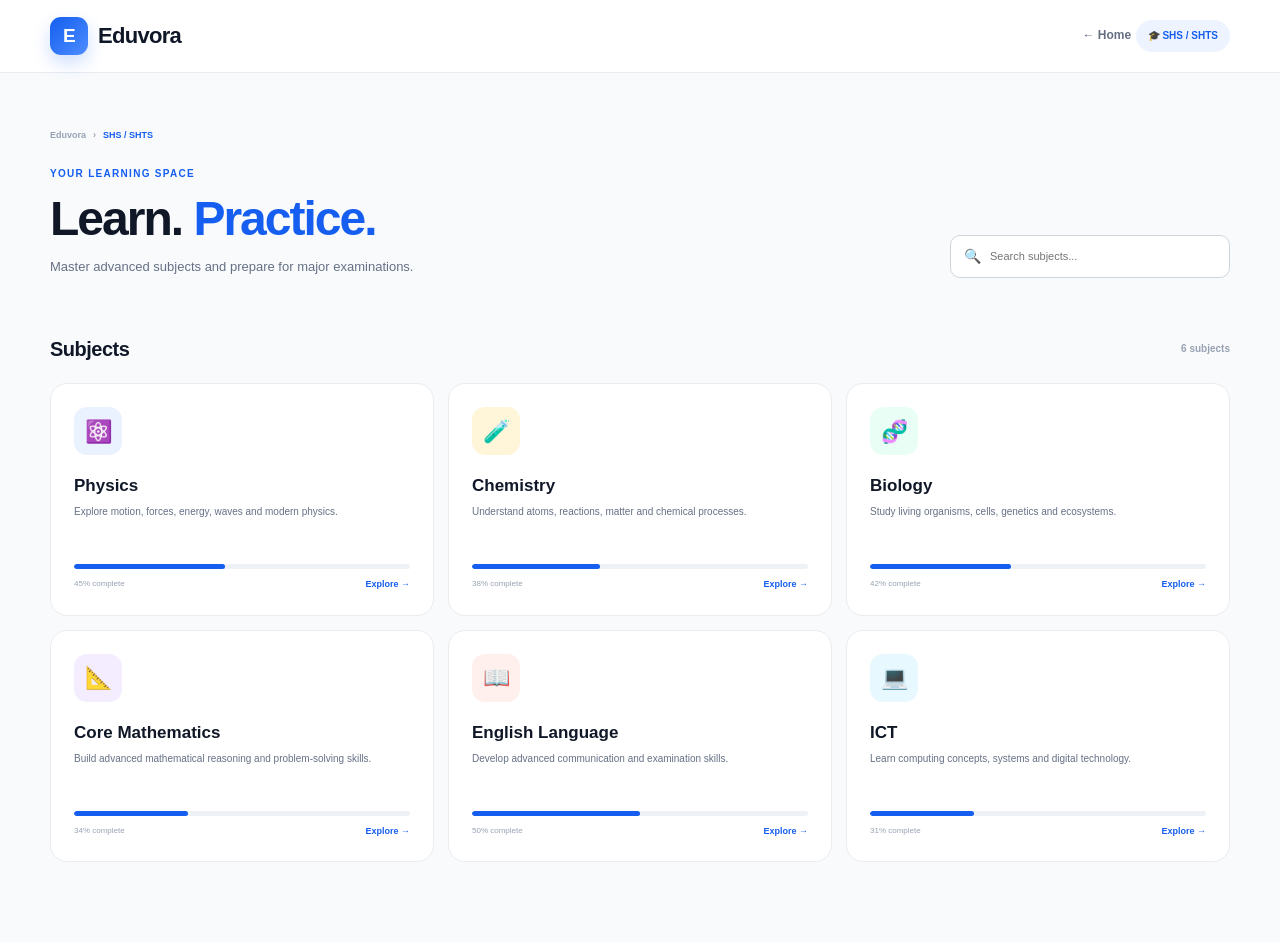
<file: learn.html>
<!DOCTYPE html>
<html lang="en">
<head>
    <meta charset="UTF-8">
    <meta name="viewport" content="width=device-width, initial-scale=1.0">

    <meta
        name="description"
        content="Eduvora Learning — Explore subjects, topics and lessons."
    >

    <meta name="theme-color" content="#155EEF">

    <title>Learn — Eduvora</title>

    <link rel="stylesheet" href="style.css">

    <style>

        /* =====================================
           LEARNING DASHBOARD
        ===================================== */

        .learning-page {
            min-height: 100vh;
            background: #F8FAFC;
        }

        .learning-header {
            background: white;
            border-bottom: 1px solid #EAECF0;
        }

        .learning-nav {
            min-height: 72px;

            display: flex;
            align-items: center;
            justify-content: space-between;
            gap: 20px;
        }

        .back-home {
            display: inline-flex;
            align-items: center;
            gap: 7px;

            color: #667085;

            font-size: 12px;
            font-weight: 700;
        }

        .back-home:hover {
            color: #155EEF;
        }

        .level-pill {
            display: inline-flex;
            align-items: center;
            gap: 7px;

            padding: 8px 12px;

            background: #EEF4FF;
            color: #155EEF;

            border-radius: 30px;

            font-size: 10px;
            font-weight: 800;
        }


        /* HERO */

        .learning-hero {
            padding: 55px 0 35px;
        }

        .learning-hero-content {
            display: flex;
            align-items: end;
            justify-content: space-between;
            gap: 30px;
        }

        .learning-hero h1 {
            margin-top: 9px;

            font-size: clamp(32px, 5vw, 48px);

            line-height: 1.05;

            letter-spacing: -2px;
        }

        .learning-hero h1 span {
            color: #155EEF;
        }

        .learning-hero p {
            max-width: 570px;

            margin-top: 13px;

            color: #667085;

            font-size: 13px;
        }


        /* SEARCH */

        .learning-search {
            position: relative;

            width: 280px;
        }

        .learning-search input {
            width: 100%;

            padding: 12px 15px 12px 39px;

            border: 1px solid #D0D5DD;

            border-radius: 10px;

            outline: none;

            background: white;

            font-size: 11px;
        }

        .learning-search input:focus {
            border-color: #155EEF;

            box-shadow:
                0 0 0 3px
                rgba(21, 94, 239, 0.08);
        }

        .search-icon {
            position: absolute;

            left: 14px;
            top: 50%;

            transform: translateY(-50%);

            color: #98A2B3;

            font-size: 14px;
        }


        /* BREADCRUMB */

        .learning-breadcrumb {
            display: flex;
            align-items: center;
            gap: 7px;

            margin-bottom: 17px;

            color: #98A2B3;

            font-size: 9px;
            font-weight: 700;
        }

        .learning-breadcrumb span:last-child {
            color: #155EEF;
        }


        /* SUBJECTS */

        .subjects-section {
            padding: 20px 0 80px;
        }

        .subjects-title {
            display: flex;
            align-items: center;
            justify-content: space-between;

            margin-bottom: 18px;
        }

        .subjects-title h2 {
            font-size: 20px;

            letter-spacing: -0.5px;
        }

        .subjects-title span {
            color: #98A2B3;

            font-size: 10px;
            font-weight: 700;
        }

        .subjects-grid {
            display: grid;

            grid-template-columns:
                repeat(3, 1fr);

            gap: 14px;
        }

        .subject-card {
            position: relative;

            padding: 23px;

            background: white;

            border: 1px solid #EAECF0;

            border-radius: 17px;

            transition:
                transform .2s ease,
                box-shadow .2s ease,
                border-color .2s ease;
        }

        .subject-card:hover {
            transform: translateY(-4px);

            border-color: #B7D0FF;

            box-shadow:
                0 14px 35px
                rgba(16, 24, 40, .07);
        }

        .subject-icon {
            width: 48px;
            height: 48px;

            display: grid;
            place-items: center;

            border-radius: 13px;

            font-size: 22px;
        }

        .subject-card:nth-child(1) .subject-icon {
            background: #EAF1FF;
        }

        .subject-card:nth-child(2) .subject-icon {
            background: #FFF5D9;
        }

        .subject-card:nth-child(3) .subject-icon {
            background: #E9FFF5;
        }

        .subject-card:nth-child(4) .subject-icon {
            background: #F3EDFF;
        }

        .subject-card:nth-child(5) .subject-icon {
            background: #FFF0ED;
        }

        .subject-card:nth-child(6) .subject-icon {
            background: #E8F8FF;
        }

        .subject-card h3 {
            margin-top: 17px;

            font-size: 17px;
        }

        .subject-card p {
            min-height: 42px;

            margin-top: 5px;

            color: #667085;

            font-size: 10px;

            line-height: 1.6;
        }

        .subject-progress {
            height: 5px;

            margin-top: 18px;

            overflow: hidden;

            background: #EEF2F6;

            border-radius: 20px;
        }

        .subject-progress span {
            display: block;

            height: 100%;

            background: #155EEF;

            border-radius: inherit;
        }

        .subject-bottom {
            display: flex;
            align-items: center;
            justify-content: space-between;

            margin-top: 8px;
        }

        .subject-bottom small {
            color: #98A2B3;

            font-size: 8px;
        }

        .subject-bottom button {
            border: none;

            background: transparent;

            color: #155EEF;

            font-size: 9px;
            font-weight: 800;
        }


        /* TOPICS PANEL */

        .topics-panel {
            display: none;

            margin-top: 30px;

            padding: 25px;

            background: white;

            border: 1px solid #EAECF0;

            border-radius: 18px;
        }

        .topics-panel.active {
            display: block;
        }

        .topics-header {
            display: flex;
            align-items: center;
            justify-content: space-between;

            margin-bottom: 20px;
        }

        .topics-header h2 {
            font-size: 20px;
        }

        .topics-header p {
            margin-top: 3px;

            color: #667085;

            font-size: 10px;
        }

        .close-topics {
            width: 32px;
            height: 32px;

            border: none;

            background: #F2F4F7;

            border-radius: 50%;

            font-size: 17px;
        }

        .topics-grid {
            display: grid;

            grid-template-columns:
                repeat(3, 1fr);

            gap: 10px;
        }

        .topic-card {
            padding: 16px;

            background: #F8FAFC;

            border: 1px solid #EAECF0;

            border-radius: 12px;

            cursor: pointer;

            transition:
                border-color .2s ease,
                background .2s ease;
        }

        .topic-card:hover {
            background: #F5F8FF;

            border-color: #B7D0FF;
        }

        .topic-card strong {
            display: block;

            font-size: 11px;
        }

        .topic-card small {
            display: block;

            margin-top: 4px;

            color: #98A2B3;

            font-size: 8px;
        }

        .topic-card span {
            display: inline-block;

            margin-top: 11px;

            color: #155EEF;

            font-size: 8px;
            font-weight: 800;
        }


        /* LESSON VIEW */

        .lesson-view {
            display: none;

            margin-top: 25px;

            padding: 30px;

            background: white;

            border: 1px solid #EAECF0;

            border-radius: 18px;
        }

        .lesson-view.active {
            display: block;
        }

        .lesson-tag {
            color: #155EEF;

            font-size: 9px;
            font-weight: 800;

            letter-spacing: .7px;
        }

        .lesson-view h2 {
            margin-top: 9px;

            font-size: 27px;

            letter-spacing: -1px;
        }

        .lesson-view p {
            max-width: 750px;

            margin-top: 13px;

            color: #667085;

            font-size: 12px;

            line-height: 1.8;
        }

        .lesson-box {
            margin-top: 25px;

            padding: 20px;

            background: #F8FAFC;

            border-left: 4px solid #155EEF;

            border-radius: 10px;
        }

        .lesson-box h3 {
            font-size: 14px;
        }

        .lesson-box p {
            margin-top: 6px;

            font-size: 11px;
        }

        .lesson-actions {
            display: flex;
            gap: 10px;

            margin-top: 24px;
        }

        .lesson-actions button {
            padding: 11px 17px;

            border-radius: 9px;

            font-size: 10px;
            font-weight: 800;
        }

        .primary-lesson-btn {
            border: none;

            background: #155EEF;
            color: white;
        }

        .secondary-lesson-btn {
            border: 1px solid #D0D5DD;

            background: white;
            color: #475467;
        }


        /* MOBILE */

        @media (max-width: 800px) {

            .learning-hero-content {
                display: block;
            }

            .learning-search {
                width: 100%;

                margin-top: 25px;
            }

            .subjects-grid {
                grid-template-columns:
                    repeat(2, 1fr);
            }

            .topics-grid {
                grid-template-columns:
                    repeat(2, 1fr);
            }

        }

        @media (max-width: 520px) {

            .learning-nav {
                min-height: 65px;
            }

            .learning-hero {
                padding-top: 40px;
            }

            .learning-hero h1 {
                font-size: 35px;
            }

            .subjects-grid,
            .topics-grid {
                grid-template-columns: 1fr;
            }

            .learning-breadcrumb {
                margin-bottom: 12px;
            }

            .lesson-view {
                padding: 21px;
            }

            .lesson-actions {
                flex-direction: column;
            }

            .lesson-actions button {
                width: 100%;
            }

        }

    </style>
</head>


<body>

<div class="learning-page">

    <!-- HEADER -->

    <header class="learning-header">

        <div class="container learning-nav">

            <a
                href="index.html"
                class="logo"
            >
                <span class="logo-icon">E</span>

                <span class="logo-text">
                    Eduvora
                </span>
            </a>

            <div>

                <a
                    href="index.html"
                    class="back-home"
                >
                    ← Home
                </a>

                <span
                    class="level-pill"
                    id="levelPill"
                >
                    🎓 Learning
                </span>

            </div>

        </div>

    </header>


    <!-- MAIN -->

    <main>

        <section class="learning-hero">

            <div class="container">

                <div class="learning-breadcrumb">

                    <span>Eduvora</span>

                    <span>›</span>

                    <span id="breadcrumbLevel">
                        Learning
                    </span>

                </div>


                <div class="learning-hero-content">

                    <div>

                        <span class="section-label">
                            YOUR LEARNING SPACE
                        </span>

                        <h1>
                            Learn.
                            <span>Practice.</span>
                        </h1>

                        <p id="learningDescription">
                            Choose a subject to explore
                            lessons, topics and practice.
                        </p>

                    </div>


                    <div class="learning-search">

                        <span class="search-icon">
                            🔍
                        </span>

                        <input
                            type="search"
                            id="subjectSearch"
                            placeholder="Search subjects..."
                            oninput="searchSubjects()"
                        >

                    </div>

                </div>

            </div>

        </section>


        <!-- SUBJECTS -->

        <section class="subjects-section">

            <div class="container">

                <div class="subjects-title">

                    <h2>
                        Subjects
                    </h2>

                    <span id="subjectCount">
                        6 subjects
                    </span>

                </div>


                <div
                    class="subjects-grid"
                    id="subjectsGrid"
                >

                </div>


                <!-- TOPICS -->

                <div
                    class="topics-panel"
                    id="topicsPanel"
                >

                    <div class="topics-header">

                        <div>

                            <h2 id="topicsTitle">
                                Topics
                            </h2>

                            <p>
                                Choose a topic to begin learning.
                            </p>

                        </div>

                        <button
                            class="close-topics"
                            onclick="closeTopics()"
                        >
                            ×
                        </button>

                    </div>


                    <div
                        class="topics-grid"
                        id="topicsGrid"
                    >

                    </div>

                </div>


                <!-- LESSON -->

                <div
                    class="lesson-view"
                    id="lessonView"
                >

                    <span
                        class="lesson-tag"
                        id="lessonSubject"
                    >
                        LESSON
                    </span>

                    <h2 id="lessonTitle">
                        Topic
                    </h2>

                    <p id="lessonIntro">
                        Lesson introduction.
                    </p>


                    <div class="lesson-box">

                        <h3>
                            What you'll learn
                        </h3>

                        <p id="lessonContent">
                            Lesson content will appear here.
                        </p>

                    </div>


                    <div class="lesson-actions">

                        <button
                            class="primary-lesson-btn"
                            onclick="startPractice()"
                        >
                            Start Practice →
                        </button>

                        <button
                            class="secondary-lesson-btn"
                            onclick="closeLesson()"
                        >
                            Back to Topics
                        </button>

                    </div>

                </div>

            </div>

        </section>

    </main>

</div>


<script>

    /* =====================================
       EDUVORA STAGE 2 DATA
    ===================================== */

    const learningData = {

        "Basic School": {

            description:
                "Build strong foundations with engaging lessons and practice.",

            subjects: [

                {
                    name: "Mathematics",
                    icon: "🔢",
                    description: "Numbers, shapes, measurements and problem solving.",
                    progress: 20,

                    topics: [
                        "Numbers",
                        "Fractions",
                        "Geometry",
                        "Measurement",
                        "Word Problems"
                    ]
                },

                {
                    name: "English",
                    icon: "📖",
                    description: "Reading, grammar, vocabulary and communication.",
                    progress: 35,

                    topics: [
                        "Grammar",
                        "Reading",
                        "Vocabulary",
                        "Writing",
                        "Comprehension"
                    ]
                },

                {
                    name: "Science",
                    icon: "🔬",
                    description: "Explore living things, matter, energy and nature.",
                    progress: 15,

                    topics: [
                        "Living Things",
                        "Matter",
                        "Energy",
                        "The Human Body",
                        "Our Environment"
                    ]
                },

                {
                    name: "ICT",
                    icon: "💻",
                    description: "Learn the basics of computers and digital technology.",
                    progress: 10,

                    topics: [
                        "Computer Basics",
                        "Parts of a Computer",
                        "Internet",
                        "Typing",
                        "Digital Safety"
                    ]
                },

                {
                    name: "Social Studies",
                    icon: "🌍",
                    description: "Understand people, communities and the world around us.",
                    progress: 25,

                    topics: [
                        "The Family",
                        "The Community",
                        "Culture",
                        "Environment",
                        "Citizenship"
                    ]
                },

                {
                    name: "Creative Arts",
                    icon: "🎨",
                    description: "Develop creativity through art, design and expression.",
                    progress: 18,

                    topics: [
                        "Drawing",
                        "Colour",
                        "Design",
                        "Craft",
                        "Music"
                    ]
                }

            ]

        },


        "JHS": {

            description:
                "Strengthen your knowledge and prepare for important examinations.",

            subjects: [

                {
                    name: "Mathematics",
                    icon: "🔢",
                    description: "Develop mathematical reasoning and problem solving.",
                    progress: 30,

                    topics: [
                        "Number Systems",
                        "Algebra",
                        "Geometry",
                        "Statistics",
                        "Probability"
                    ]
                },

                {
                    name: "English Language",
                    icon: "📚",
                    description: "Improve grammar, comprehension and communication.",
                    progress: 25,

                    topics: [
                        "Grammar",
                        "Comprehension",
                        "Summary",
                        "Writing",
                        "Literature"
                    ]
                },

                {
                    name: "Integrated Science",
                    icon: "🧪",
                    description: "Understand science through connected concepts.",
                    progress: 40,

                    topics: [
                        "Cells",
                        "Matter",
                        "Energy",
                        "Forces",
                        "Environment"
                    ]
                },

                {
                    name: "Social Studies",
                    icon: "🌍",
                    description: "Explore society, citizenship, governance and development.",
                    progress: 22,

                    topics: [
                        "Citizenship",
                        "Governance",
                        "Culture",
                        "Development",
                        "Environment"
                    ]
                },

                {
                    name: "ICT",
                    icon: "💻",
                    description: "Build essential digital and computing skills.",
                    progress: 28,

                    topics: [
                        "Computer Systems",
                        "Networks",
                        "Internet",
                        "Programming",
                        "Cyber Safety"
                    ]
                },

                {
                    name: "Religious & Moral Education",
                    icon: "📘",
                    description: "Develop understanding of values, beliefs and morality.",
                    progress: 20,

                    topics: [
                        "Values",
                        "Morality",
                        "Religion",
                        "Community",
                        "Leadership"
                    ]
                }

            ]

        },


        "SHS / SHTS": {

            description:
                "Master advanced subjects and prepare for major examinations.",

            subjects: [

                {
                    name: "Physics",
                    icon: "⚛️",
                    description: "Explore motion, forces, energy, waves and modern physics.",
                    progress: 45,

                    topics: [
                        "Measurement",
                        "Motion",
                        "Forces",
                        "Energy",
                        "Waves",
                        "Electricity",
                        "Modern Physics"
                    ]
                },

                {
                    name: "Chemistry",
                    icon: "🧪",
                    description: "Understand atoms, reactions, matter and chemical processes.",
                    progress: 38,

                    topics: [
                        "Atomic Structure",
                        "Periodic Table",
                        "Chemical Bonding",
                        "Moles",
                        "Acids & Bases",
                        "Organic Chemistry"
                    ]
                },

                {
                    name: "Biology",
                    icon: "🧬",
                    description: "Study living organisms, cells, genetics and ecosystems.",
                    progress: 42,

                    topics: [
                        "Cells",
                        "Nutrition",
                        "Transport",
                        "Respiration",
                        "Genetics",
                        "Ecology"
                    ]
                },

                {
                    name: "Core Mathematics",
                    icon: "📐",
                    description: "Build advanced mathematical reasoning and problem-solving skills.",
                    progress: 34,

                    topics: [
                        "Algebra",
                        "Functions",
                        "Calculus",
                        "Vectors",
                        "Statistics",
                        "Probability"
                    ]
                },

                {
                    name: "English Language",
                    icon: "📖",
                    description: "Develop advanced communication and examination skills.",
                    progress: 50,

                    topics: [
                        "Comprehension",
                        "Summary",
                        "Essay Writing",
                        "Grammar",
                        "Oral English",
                        "Literature"
                    ]
                },

                {
                    name: "ICT",
                    icon: "💻",
                    description: "Learn computing concepts, systems and digital technology.",
                    progress: 31,

                    topics: [
                        "Computer Architecture",
                        "Programming",
                        "Databases",
                        "Networking",
                        "Web Development",
                        "Cybersecurity"
                    ]
                }

            ]

        },


        "TVET": {

            description:
                "Develop practical skills and technical knowledge for the future.",

            subjects: [

                {
                    name: "Technical Mathematics",
                    icon: "📐",
                    description: "Apply mathematics to technical and practical problems.",
                    progress: 25,

                    topics: [
                        "Algebra",
                        "Geometry",
                        "Trigonometry",
                        "Mensuration",
                        "Statistics"
                    ]
                },

                {
                    name: "Technical Science",
                    icon: "⚙️",
                    description: "Understand scientific principles behind technical work.",
                    progress: 30,

                    topics: [
                        "Forces",
                        "Energy",
                        "Materials",
                        "Electricity",
                        "Heat"
                    ]
                },

                {
                    name: "ICT",
                    icon: "💻",
                    description: "Develop practical digital and computer skills.",
                    progress: 35,

                    topics: [
                        "Computer Basics",
                        "Networking",
                        "Programming",
                        "Databases",
                        "Digital Tools"
                    ]
                },

                {
                    name: "Engineering Skills",
                    icon: "🛠️",
                    description: "Develop practical engineering and technical knowledge.",
                    progress: 18,

                    topics: [
                        "Tools",
                        "Workshop Safety",
                        "Technical Drawing",
                        "Materials",
                        "Measurement"
                    ]
                },

                {
                    name: "Entrepreneurship",
                    icon: "💼",
                    description: "Learn how to develop ideas, businesses and careers.",
                    progress: 20,

                    topics: [
                        "Business Ideas",
                        "Planning",
                        "Marketing",
                        "Finance",
                        "Customer Service"
                    ]
                },

                {
                    name: "Communication Skills",
                    icon: "🗣️",
                    description: "Improve professional communication and teamwork.",
                    progress: 28,

                    topics: [
                        "Communication",
                        "Teamwork",
                        "Presentations",
                        "Writing",
                        "Leadership"
                    ]
                }

            ]

        }

    };


    /* =====================================
       CURRENT LEVEL
    ===================================== */

    let currentLevel =
        localStorage.getItem(
            "eduvoraEducationLevel"
        ) || "SHS / SHTS";


    let currentSubject = null;


    /* =====================================
       INITIALIZE
    ===================================== */

    document.addEventListener(
        "DOMContentLoaded",
        function () {

            if (!learningData[currentLevel]) {

                currentLevel = "SHS / SHTS";

            }

            updateLevelDisplay();

            renderSubjects();

        }
    );


    /* =====================================
       LEVEL DISPLAY
    ===================================== */

    function updateLevelDisplay() {

        const levelPill =
            document.getElementById("levelPill");

        const breadcrumb =
            document.getElementById("breadcrumbLevel");

        const description =
            document.getElementById(
                "learningDescription"
            );


        levelPill.textContent =
            "🎓 " + currentLevel;

        breadcrumb.textContent =
            currentLevel;

        description.textContent =
            learningData[currentLevel].description;

    }


    /* =====================================
       RENDER SUBJECTS
    ===================================== */

    function renderSubjects(
        filteredSubjects = null
    ) {

        const grid =
            document.getElementById(
                "subjectsGrid"
            );


        const subjects =
            filteredSubjects ||
            learningData[currentLevel].subjects;


        grid.innerHTML = "";


        subjects.forEach(
            function (subject, index) {

                const card =
                    document.createElement("article");


                card.className =
                    "subject-card";


                card.innerHTML = `

                    <div class="subject-icon">
                        ${subject.icon}
                    </div>

                    <h3>
                        ${subject.name}
                    </h3>

                    <p>
                        ${subject.description}
                    </p>

                    <div class="subject-progress">

                        <span
                            style="width:${subject.progress}%"
                        ></span>

                    </div>

                    <div class="subject-bottom">

                        <small>
                            ${subject.progress}% complete
                        </small>

                        <button
                            onclick="openTopics(${index})"
                        >
                            Explore →
                        </button>

                    </div>

                `;


                /*
                    Store the subject directly
                    on the card so searching
                    doesn't break indexes.
                */

                card.dataset.subject =
                    subject.name;


                card.querySelector("button")
                    .onclick =
                    function () {

                        openTopicsByName(
                            subject.name
                        );

                    };


                grid.appendChild(card);

            }
        );


        document.getElementById(
            "subjectCount"
        ).textContent =
            subjects.length +
            (
                subjects.length === 1
                    ? " subject"
                    : " subjects"
            );

    }


    /* =====================================
       OPEN TOPICS
    ===================================== */

    function openTopics(index) {

        const subject =
            learningData[
                currentLevel
            ].subjects[index];


        if (!subject) return;


        openTopicsForSubject(subject);

    }


    function openTopicsByName(name) {

        const subject =
            learningData[
                currentLevel
            ].subjects.find(
                function (item) {

                    return item.name === name;

                }
            );


        if (!subject) return;


        openTopicsForSubject(subject);

    }


    function openTopicsForSubject(
        subject
    ) {

        currentSubject =
            subject;


        const panel =
            document.getElementById(
                "topicsPanel"
            );

        const title =
            document.getElementById(
                "topicsTitle"
            );

        const grid =
            document.getElementById(
                "topicsGrid"
            );


        title.textContent =
            subject.name +
            " — Topics";


        grid.innerHTML = "";


        subject.topics.forEach(
            function (topic, index) {

                const card =
                    document.createElement(
                        "div"
                    );


                card.className =
                    "topic-card";


                card.innerHTML = `

                    <strong>
                        ${topic}
                    </strong>

                    <small>
                        Topic ${index + 1}
                    </small>

                    <span>
                        Start lesson →
                    </span>

                `;


                card.onclick =
                    function () {

                        openLesson(
                            subject,
                            topic
                        );

                    };


                grid.appendChild(card);

            }
        );


        panel.classList.add("active");


        panel.scrollIntoView({
            behavior: "smooth",
            block: "start"
        });

    }


    /* =====================================
       CLOSE TOPICS
    ===================================== */

    function closeTopics() {

        document
            .getElementById("topicsPanel")
            .classList.remove("active");

        closeLesson();

    }


    /* =====================================
       OPEN LESSON
    ===================================== */

    function openLesson(
        subject,
        topic
    ) {

        const lesson =
            document.getElementById(
                "lessonView"
            );


        document.getElementById(
            "lessonSubject"
        ).textContent =
            subject.name.toUpperCase();


        document.getElementById(
            "lessonTitle"
        ).textContent =
            topic;


        document.getElementById(
            "lessonIntro"
        ).textContent =
            "Welcome to " +
            topic +
            ". This lesson is part of " +
            subject.name +
            " for " +
            currentLevel +
            ".";


        document.getElementById(
            "lessonContent"
        ).textContent =
            "Eduvora will provide a structured explanation, examples, key concepts and practice activities for this topic. The full lesson content system will be connected in the next stages.";


        lesson.classList.add("active");


        lesson.scrollIntoView({
            behavior: "smooth",
            block: "start"
        });

    }


    /* =====================================
       CLOSE LESSON
    ===================================== */

    function closeLesson() {

        document
            .getElementById("lessonView")
            .classList.remove("active");

    }


    /* =====================================
       SEARCH SUBJECTS
    ===================================== */

    function searchSubjects() {

        const search =
            document.getElementById(
                "subjectSearch"
            ).value
            .toLowerCase()
            .trim();


        const subjects =
            learningData[
                currentLevel
            ].subjects;


        if (!search) {

            renderSubjects();

            return;

        }


        const filtered =
            subjects.filter(
                function (subject) {

                    return (
                        subject.name
                            .toLowerCase()
                            .includes(search)
                        ||
                        subject.description
                            .toLowerCase()
                            .includes(search)
                    );

                }
            );


        renderSubjects(filtered);

    }


    /* =====================================
       PRACTICE PLACEHOLDER
    ===================================== */

    function startPractice() {

        alert(
            "Practice mode is the next Eduvora stage. The quiz engine will be connected here."
        );

    }

</script>

</body>
</html>
</file>
<file: style.css>
/* =========================================
   EDUVORA — STAGE 1
   GLOBAL STYLES
========================================= */

:root {
    --primary: #155EEF;
    --primary-dark: #0E4AC7;
    --primary-light: #EEF4FF;

    --text: #101828;
    --text-secondary: #475467;
    --text-muted: #667085;

    --border: #EAECF0;
    --background: #FFFFFF;
    --background-soft: #F8FAFC;

    --success: #12B76A;

    --radius-sm: 9px;
    --radius-md: 14px;
    --radius-lg: 20px;
    --radius-xl: 28px;

    --shadow-sm: 0 4px 12px rgba(16, 24, 40, 0.05);
    --shadow-md: 0 15px 40px rgba(16, 24, 40, 0.08);
    --shadow-lg: 0 25px 70px rgba(16, 24, 40, 0.12);

    --container: 1180px;
}


/* =========================================
   RESET
========================================= */

* {
    margin: 0;
    padding: 0;
    box-sizing: border-box;
}

html {
    scroll-behavior: smooth;
}

body {
    font-family:
        Inter,
        -apple-system,
        BlinkMacSystemFont,
        "Segoe UI",
        sans-serif;

    color: var(--text);
    background: var(--background);
    line-height: 1.6;
    overflow-x: hidden;
}

button,
input,
textarea,
select {
    font: inherit;
}

button {
    cursor: pointer;
}

button:disabled {
    cursor: not-allowed;
}

a {
    color: inherit;
    text-decoration: none;
}

img {
    max-width: 100%;
    display: block;
}

.container {
    width: min(
        var(--container),
        calc(100% - 40px)
    );

    margin: 0 auto;
}


/* =========================================
   NAVIGATION
========================================= */

.navbar {
    position: sticky;
    top: 0;
    z-index: 1000;

    background: rgba(255, 255, 255, 0.92);

    backdrop-filter: blur(18px);
    -webkit-backdrop-filter: blur(18px);

    border-bottom: 1px solid var(--border);

    transition: box-shadow 0.25s ease;
}

.nav-container {
    height: 76px;

    display: flex;
    align-items: center;
}

.logo {
    display: inline-flex;
    align-items: center;
    gap: 10px;

    font-size: 22px;
    font-weight: 800;

    letter-spacing: -0.7px;
}

.logo-icon {
    width: 38px;
    height: 38px;

    display: grid;
    place-items: center;

    color: #FFFFFF;

    background:
        linear-gradient(
            135deg,
            #155EEF,
            #4C8DFF
        );

    border-radius: 11px;

    font-size: 19px;

    box-shadow:
        0 8px 18px rgba(21, 94, 239, 0.2);
}

.logo-text {
    color: var(--text);
}


/* DESKTOP NAV */

.desktop-nav {
    display: flex;
    align-items: center;

    gap: 29px;

    margin-left: auto;
    margin-right: 35px;
}

.desktop-nav a {
    position: relative;

    color: var(--text-secondary);

    font-size: 13px;
    font-weight: 600;

    transition:
        color 0.2s ease;
}

.desktop-nav a::after {
    content: "";

    position: absolute;

    left: 0;
    bottom: -7px;

    width: 0;
    height: 2px;

    background: var(--primary);

    border-radius: 5px;

    transition: width 0.2s ease;
}

.desktop-nav a:hover {
    color: var(--primary);
}

.desktop-nav a:hover::after {
    width: 100%;
}


/* NAV ACTIONS */

.nav-actions {
    display: flex;
    align-items: center;
    gap: 10px;
}

.login-btn {
    border: none;
    background: transparent;

    color: var(--text-secondary);

    padding: 10px 13px;

    font-size: 13px;
    font-weight: 700;
}

.login-btn:hover {
    color: var(--primary);
}

.nav-start-btn {
    border: none;

    background: var(--primary);
    color: white;

    padding: 11px 18px;

    border-radius: var(--radius-sm);

    font-size: 12px;
    font-weight: 700;

    box-shadow:
        0 6px 15px rgba(21, 94, 239, 0.16);

    transition:
        transform 0.2s ease,
        box-shadow 0.2s ease,
        background 0.2s ease;
}

.nav-start-btn:hover {
    background: var(--primary-dark);

    transform: translateY(-2px);

    box-shadow:
        0 10px 22px rgba(21, 94, 239, 0.22);
}


/* MOBILE MENU BUTTON */

.menu-btn {
    display: none;

    margin-left: auto;

    width: 42px;
    height: 42px;

    border: 1px solid var(--border);

    background: white;

    border-radius: 10px;

    color: var(--text);

    font-size: 21px;
}


/* MOBILE MENU */

.mobile-menu {
    display: none;

    padding: 15px 20px 20px;

    background: white;

    border-top: 1px solid var(--border);
}

.mobile-menu.active {
    display: grid;
    gap: 5px;
}

.mobile-menu a {
    padding: 11px 0;

    color: var(--text-secondary);

    font-size: 14px;
    font-weight: 600;
}

.mobile-menu a:hover {
    color: var(--primary);
}

.mobile-start {
    margin-top: 8px;

    width: 100%;

    border: none;

    padding: 13px;

    border-radius: 10px;

    background: var(--primary);
    color: white;

    font-weight: 700;
}


/* =========================================
   HERO
========================================= */

.hero {
    position: relative;

    padding:
        105px
        0
        115px;

    overflow: hidden;

    background:
        linear-gradient(
            180deg,
            #F8FBFF 0%,
            #FFFFFF 100%
        );
}

.hero-glow {
    position: absolute;

    width: 620px;
    height: 620px;

    right: -260px;
    top: -300px;

    border-radius: 50%;

    background: #E7F0FF;

    filter: blur(90px);

    opacity: 0.9;

    pointer-events: none;
}

.hero-grid {
    position: relative;

    display: grid;

    grid-template-columns:
        minmax(0, 1fr)
        minmax(0, 1fr);

    align-items: center;

    gap: 65px;
}


/* HERO CONTENT */

.hero-badge {
    display: inline-flex;
    align-items: center;
    gap: 8px;

    padding: 7px 12px;

    color: var(--primary);

    background: var(--primary-light);

    border: 1px solid #DDE9FF;

    border-radius: 50px;

    font-size: 11px;
    font-weight: 700;
}

.hero-badge span {
    font-size: 14px;
}

.hero-content h1 {
    max-width: 650px;

    margin-top: 20px;

    font-size:
        clamp(
            48px,
            6vw,
            76px
        );

    line-height: 1.02;

    letter-spacing: -4px;

    font-weight: 800;
}

.hero-content h1 span {
    display: block;

    color: var(--primary);
}

.hero-description {
    max-width: 570px;

    margin-top: 24px;

    color: var(--text-muted);

    font-size: 16px;

    line-height: 1.75;
}


/* HERO BUTTONS */

.hero-buttons {
    display: flex;
    align-items: center;

    gap: 12px;

    margin-top: 32px;
}

.primary-btn,
.secondary-btn {
    min-height: 48px;

    display: inline-flex;
    align-items: center;
    justify-content: center;

    border-radius: 10px;

    font-size: 13px;
    font-weight: 700;

    transition:
        transform 0.2s ease,
        box-shadow 0.2s ease,
        border-color 0.2s ease;
}

.primary-btn {
    border: none;

    padding: 0 21px;

    background: var(--primary);
    color: white;

    box-shadow:
        0 9px 22px rgba(21, 94, 239, 0.18);
}

.primary-btn:hover {
    transform: translateY(-2px);

    box-shadow:
        0 14px 30px rgba(21, 94, 239, 0.24);
}

.primary-btn span {
    margin-left: 8px;
    font-size: 16px;
}

.secondary-btn {
    padding: 0 20px;

    border: 1px solid #D0D5DD;

    background: white;

    color: var(--text-secondary);
}

.secondary-btn:hover {
    transform: translateY(-2px);

    border-color: #98A2B3;

    box-shadow: var(--shadow-sm);
}

.secondary-btn:disabled {
    opacity: 0.65;
}


/* HERO NOTE */

.hero-note {
    display: flex;
    align-items: center;
    gap: 8px;

    margin-top: 28px;

    color: #667085;

    font-size: 11px;
    font-weight: 600;
}

.hero-note span {
    width: 20px;
    height: 20px;

    display: grid;
    place-items: center;

    color: var(--success);

    background: #ECFDF3;

    border-radius: 50%;

    font-size: 10px;
}


/* =========================================
   DASHBOARD PREVIEW
========================================= */

.hero-dashboard {
    position: relative;
}

.dashboard-card {
    overflow: hidden;

    background: white;

    border:
        1px solid
        #E4E7EC;

    border-radius: 22px;

    box-shadow:
        var(--shadow-lg);

    transform:
        perspective(1200px)
        rotateY(-3deg)
        rotateX(2deg);

    transition:
        transform 0.4s ease;
}

.dashboard-card:hover {
    transform:
        perspective(1200px)
        rotateY(0)
        rotateX(0)
        translateY(-4px);
}


/* DASHBOARD TOP */

.dashboard-top {
    height: 45px;

    position: relative;

    display: flex;
    align-items: center;
    justify-content: center;

    border-bottom: 1px solid var(--border);

    color: #98A2B3;

    font-size: 9px;
    font-weight: 600;
}

.window-dots {
    position: absolute;

    left: 16px;

    display: flex;
    gap: 5px;
}

.window-dots span {
    width: 7px;
    height: 7px;

    border-radius: 50%;

    background: #D0D5DD;
}


/* DASHBOARD BODY */

.dashboard-content {
    padding: 23px;

    background: #F8FAFC;
}

.dashboard-welcome {
    display: flex;
    align-items: center;
    justify-content: space-between;
}

.dashboard-welcome small {
    display: block;

    color: #98A2B3;

    font-size: 8px;
    font-weight: 800;
    letter-spacing: 0.5px;
}

.dashboard-welcome h3 {
    margin-top: 2px;

    font-size: 18px;
    line-height: 1.3;
}

.student-avatar {
    width: 42px;
    height: 42px;

    display: grid;
    place-items: center;

    background: #EAF1FF;

    border-radius: 12px;

    font-size: 20px;
}


/* STATS */

.dashboard-stats {
    display: grid;

    grid-template-columns:
        repeat(3, 1fr);

    gap: 9px;

    margin-top: 18px;
}

.stat {
    display: flex;
    align-items: center;

    gap: 8px;

    padding: 12px;

    background: white;

    border:
        1px solid
        var(--border);

    border-radius: 11px;
}

.stat-icon {
    width: 30px;
    height: 30px;

    display: grid;
    place-items: center;

    border-radius: 8px;

    font-size: 14px;
}

.stat-icon.xp {
    background: #FFF5D9;
}

.stat-icon.streak {
    background: #FFF0ED;
}

.stat-icon.level {
    background: #EEF4FF;
}

.stat strong,
.stat small {
    display: block;
}

.stat strong {
    font-size: 12px;
    line-height: 1.3;
}

.stat small {
    margin-top: 2px;

    color: #98A2B3;

    font-size: 8px;
}


/* PROGRESS */

.progress-card {
    margin-top: 10px;

    padding: 15px;

    background: white;

    border:
        1px solid
        var(--border);

    border-radius: 11px;
}

.progress-heading {
    display: flex;
    justify-content: space-between;
    align-items: center;
}

.progress-heading strong,
.progress-heading small {
    display: block;
}

.progress-heading strong {
    font-size: 11px;
}

.progress-heading small {
    margin-top: 2px;

    color: #98A2B3;

    font-size: 8px;
}

.progress-heading b {
    color: var(--primary);

    font-size: 12px;
}

.progress-track {
    height: 6px;

    margin-top: 11px;

    overflow: hidden;

    background: #EEF2F6;

    border-radius: 20px;
}

.progress-fill {
    width: 72%;
    height: 100%;

    background:
        linear-gradient(
            90deg,
            #155EEF,
            #4C8DFF
        );

    border-radius: inherit;
}


/* CONTINUE LEARNING */

.continue-learning {
    margin-top: 14px;
}

.continue-title {
    display: block;

    margin-bottom: 8px;

    font-size: 10px;
}

.lesson-row {
    display: flex;
    align-items: center;

    gap: 9px;

    padding: 8px 10px;

    margin-bottom: 7px;

    background: white;

    border:
        1px solid
        var(--border);

    border-radius: 10px;
}

.lesson-icon {
    width: 30px;
    height: 30px;

    display: grid;
    place-items: center;

    border-radius: 8px;

    font-size: 13px;
}

.physics {
    background: #EAF1FF;
}

.chemistry {
    background: #F1EAFF;
}

.lesson-row strong,
.lesson-row small {
    display: block;
}

.lesson-row strong {
    font-size: 10px;
}

.lesson-row small {
    margin-top: 1px;

    color: #98A2B3;

    font-size: 8px;
}

.lesson-row > span {
    margin-left: auto;

    color: #98A2B3;

    font-size: 12px;
}


/* =========================================
   GENERAL SECTIONS
========================================= */

section {
    padding: 100px 0;
}

.section-heading {
    max-width: 680px;

    margin-bottom: 48px;
}

.section-label {
    color: var(--primary);

    font-size: 10px;
    font-weight: 800;

    letter-spacing: 1.3px;
}

.section-heading h2,
.ai-content h2,
.premium-content h2 {
    margin-top: 11px;

    font-size:
        clamp(
            34px,
            4vw,
            52px
        );

    line-height: 1.08;

    letter-spacing: -2.3px;
}

.section-heading h2 span,
.ai-content h2 span,
.premium-content h2 span {
    color: var(--primary);
}

.section-heading p {
    max-width: 560px;

    margin-top: 15px;

    color: var(--text-muted);

    font-size: 14px;
}


/* =========================================
   EDUCATION LEVELS
========================================= */

.levels-section {
    background: var(--background-soft);
}

.levels-grid {
    display: grid;

    grid-template-columns:
        repeat(4, 1fr);

    gap: 15px;
}

.level-card {
    position: relative;

    padding: 25px;

    background: white;

    border:
        1px solid
        var(--border);

    border-radius: 17px;

    transition:
        transform 0.25s ease,
        box-shadow 0.25s ease,
        border-color 0.25s ease;
}

.level-card:hover {
    transform: translateY(-6px);

    box-shadow: var(--shadow-md);

    border-color: #C7D9FF;
}

.featured-level {
    border-color: #B7D0FF;
}

.popular-label {
    position: absolute;

    top: 13px;
    right: 13px;

    padding: 5px 7px;

    color: var(--primary);

    background: var(--primary-light);

    border-radius: 30px;

    font-size: 7px;
    font-weight: 800;

    letter-spacing: 0.3px;
}

.level-icon {
    width: 52px;
    height: 52px;

    display: grid;
    place-items: center;

    border-radius: 14px;

    font-size: 23px;
}

.basic-icon {
    background: #FFF5D9;
}

.jhs-icon {
    background: #EAF1FF;
}

.shs-icon {
    background: #E9FFF5;
}

.tvet-icon {
    background: #F3EDFF;
}

.level-number {
    display: block;

    margin-top: 21px;

    color: #98A2B3;

    font-size: 8px;
    font-weight: 800;

    letter-spacing: 0.6px;
}

.level-card h3 {
    margin-top: 3px;

    font-size: 19px;

    letter-spacing: -0.4px;
}

.level-card p {
    min-height: 61px;

    margin-top: 8px;

    color: var(--text-muted);

    font-size: 11px;

    line-height: 1.6;
}

.level-card button {
    display: inline-flex;
    align-items: center;

    gap: 6px;

    margin-top: 13px;

    padding: 0;

    border: none;

    background: transparent;

    color: var(--primary);

    font-size: 11px;
    font-weight: 800;
}

.level-card button span {
    font-size: 14px;

    transition:
        transform 0.2s ease;
}

.level-card button:hover span {
    transform: translateX(3px);
}


/* =========================================
   FEATURES
========================================= */

.features-section {
    background: white;
}

.features-grid {
    display: grid;

    grid-template-columns:
        repeat(2, 1fr);

    gap: 15px;
}

.feature-card {
    position: relative;

    overflow: hidden;

    padding: 28px;

    background: white;

    border:
        1px solid
        var(--border);

    border-radius: 18px;

    transition:
        transform 0.25s ease,
        box-shadow 0.25s ease;
}

.feature-card:hover {
    transform: translateY(-4px);

    box-shadow: var(--shadow-md);
}

.feature-large {
    min-height: 340px;
}

.feature-number {
    position: absolute;

    top: 25px;
    right: 27px;

    color: #98A2B3;

    font-size: 9px;
    font-weight: 800;
}

.feature-icon {
    width: 47px;
    height: 47px;

    display: grid;
    place-items: center;

    background: var(--primary-light);

    border-radius: 12px;

    font-size: 21px;
}

.feature-card h3 {
    margin-top: 20px;

    font-size: 21px;

    letter-spacing: -0.5px;
}

.feature-card > p {
    max-width: 480px;

    margin-top: 7px;

    color: var(--text-muted);

    font-size: 12px;
}


/* LEARNING PREVIEW */

.learning-preview {
    display: grid;

    grid-template-columns:
        repeat(3, 1fr);

    gap: 9px;

    margin-top: 28px;
}

.learning-preview div {
    padding: 14px 8px;

    text-align: center;

    background: #F8FAFC;

    border-radius: 10px;

    font-size: 9px;
    font-weight: 700;
}

.learning-preview span {
    display: block;

    margin-bottom: 5px;

    font-size: 18px;
}


/* QUIZ PREVIEW */

.quiz-preview {
    margin-top: 24px;

    padding: 16px;

    background: #F8FAFC;

    border-radius: 12px;
}

.quiz-preview small {
    display: block;

    color: var(--primary);

    font-size: 7px;
    font-weight: 800;

    letter-spacing: 0.5px;
}

.quiz-preview strong {
    display: block;

    margin-top: 8px;

    font-size: 11px;
}

.quiz-options {
    display: grid;

    grid-template-columns:
        repeat(2, 1fr);

    gap: 7px;

    margin-top: 12px;
}

.quiz-options span {
    padding: 8px;

    background: white;

    border:
        1px solid
        var(--border);

    border-radius: 7px;

    font-size: 8px;
}


/* XP */

.xp-preview {
    margin-top: 22px;

    padding: 16px;

    background: #F8FAFC;

    border-radius: 11px;
}

.xp-preview > strong {
    font-size: 23px;

    letter-spacing: -1px;
}

.xp-preview div {
    display: flex;
    justify-content: space-between;

    margin-top: 5px;

    color: var(--text-muted);

    font-size: 9px;
}


/* MINI CHART */

.mini-chart {
    height: 80px;

    display: flex;
    align-items: end;

    gap: 11px;

    margin-top: 21px;
}

.mini-chart span {
    width: 28px;

    background:
        linear-gradient(
            180deg,
            #4C8DFF,
            #155EEF
        );

    border-radius:
        5px 5px 0 0;
}


/* =========================================
   AI STUDY COACH
========================================= */

.ai-section {
    background: var(--background-soft);
}

.ai-grid {
    display: grid;

    grid-template-columns:
        minmax(0, 1fr)
        minmax(0, 1fr);

    align-items: center;

    gap: 70px;
}

.ai-content > p {
    max-width: 540px;

    margin-top: 19px;

    color: var(--text-muted);

    font-size: 14px;

    line-height: 1.75;
}

.ai-list {
    display: grid;

    grid-template-columns:
        repeat(2, 1fr);

    gap: 12px;

    margin:
        26px
        0;
}

.ai-list div {
    color: var(--text-secondary);

    font-size: 11px;
    font-weight: 600;
}

.ai-list span {
    margin-right: 6px;

    color: var(--primary);
}


/* AI VISUAL */

.ai-visual {
    position: relative;

    height: 400px;

    display: grid;
    place-items: center;

    overflow: hidden;

    background: white;

    border:
        1px solid
        var(--border);

    border-radius: 25px;

    box-shadow: var(--shadow-sm);
}

.ai-glow {
    position: absolute;

    width: 220px;
    height: 220px;

    background: #E8F0FF;

    filter: blur(55px);

    border-radius: 50%;
}

.ai-orb {
    position: relative;
    z-index: 2;

    width: 125px;
    height: 125px;

    display: grid;
    place-items: center;

    color: white;

    background:
        linear-gradient(
            135deg,
            #155EEF,
            #6D9EFF
        );

    border-radius: 50%;

    font-size: 43px;

    box-shadow:
        0 0 70px
        rgba(21, 94, 239, 0.28);
}

.ai-message {
    position: absolute;
    z-index: 3;

    max-width: 210px;

    padding: 11px 14px;

    background: white;

    border:
        1px solid
        var(--border);

    border-radius: 11px;

    box-shadow:
        0 10px 30px
        rgba(16, 24, 40, 0.08);

    font-size: 9px;
    font-weight: 600;
}

.ai-message-one {
    top: 72px;
    left: 35px;
}

.ai-message-two {
    right: 25px;
    bottom: 65px;
}


/* =========================================
   STUDY TOOLS
========================================= */

.tools-section {
    background: white;
}

.tools-grid {
    display: grid;

    grid-template-columns:
        repeat(5, 1fr);

    gap: 13px;
}

.tool-card {
    padding: 22px;

    background: white;

    border:
        1px solid
        var(--border);

    border-radius: 15px;

    transition:
        transform 0.2s ease,
        border-color 0.2s ease,
        box-shadow 0.2s ease;
}

.tool-card:hover {
    transform: translateY(-4px);

    border-color: #B7D0FF;

    box-shadow: var(--shadow-sm);
}

.tool-card > span {
    font-size: 24px;
}

.tool-card h3 {
    margin-top: 14px;

    font-size: 14px;
}

.tool-card p {
    margin-top: 5px;

    color: var(--text-muted);

    font-size: 10px;
    line-height: 1.6;
}


/* =========================================
   PREMIUM
========================================= */

.premium-section {
    background: var(--background-soft);
}

.premium-card {
    position: relative;

    overflow: hidden;

    display: grid;

    grid-template-columns:
        1.1fr
        0.9fr;

    gap: 60px;

    padding: 60px;

    color: white;

    background:
        radial-gradient(
            circle at 80% 20%,
            #243B70 0%,
            #101828 45%,
            #0B1220 100%
        );

    border-radius: 26px;

    box-shadow:
        0 25px 70px
        rgba(16, 24, 40, 0.16);
}

.premium-label {
    color: #9FBEFF;

    font-size: 10px;
    font-weight: 800;

    letter-spacing: 1.3px;
}

.premium-content h2 {
    margin-top: 10px;
}

.premium-content h2 span {
    color: #9FBEFF;
}

.premium-content p {
    max-width: 510px;

    margin-top: 17px;

    color: #B7C1D1;

    font-size: 13px;
}

.premium-btn {
    margin-top: 25px;

    padding: 12px 19px;

    border: none;

    border-radius: 9px;

    background: white;
    color: var(--text);

    font-size: 11px;
    font-weight: 800;
}

.premium-btn:disabled {
    opacity: 0.8;
}


/* PREMIUM FEATURES */

.premium-features {
    display: grid;

    grid-template-columns:
        repeat(2, 1fr);

    gap: 10px;

    align-content: center;
}

.premium-features div {
    padding: 14px;

    background:
        rgba(255, 255, 255, 0.06);

    border:
        1px solid
        rgba(255, 255, 255, 0.08);

    border-radius: 10px;

    color: #E8ECF3;

    font-size: 10px;
}


/* =========================================
   FOOTER
========================================= */

footer {
    padding: 65px 0 25px;

    background: white;

    border-top:
        1px solid
        var(--border);
}

.footer-grid {
    display: grid;

    grid-template-columns:
        2fr
        1fr
        1fr
        1fr;

    gap: 40px;
}

.footer-brand > p {
    margin-top: 13px;

    color: var(--text-muted);

    font-size: 11px;
}

.footer-column {
    display: flex;

    flex-direction: column;

    gap: 9px;
}

.footer-column h4 {
    margin-bottom: 5px;

    font-size: 11px;
}

.footer-column a {
    color: var(--text-muted);

    font-size: 10px;

    transition: color 0.2s ease;
}

.footer-column a:hover {
    color: var(--primary);
}

.footer-bottom {
    display: flex;
    justify-content: space-between;

    margin-top: 45px;

    padding-top: 20px;

    border-top:
        1px solid
        var(--border);

    color: #98A2B3;

    font-size: 9px;
}


/* =========================================
   LEVEL MODAL
========================================= */

.modal-overlay {
    position: fixed;

    inset: 0;

    z-index: 3000;

    display: none;

    align-items: center;
    justify-content: center;

    padding: 20px;

    background:
        rgba(16, 24, 40, 0.58);

    backdrop-filter: blur(7px);
    -webkit-backdrop-filter: blur(7px);
}

.modal-overlay.active {
    display: flex;

    animation:
        modalFade 0.2s ease;
}

@keyframes modalFade {
    from {
        opacity: 0;
    }

    to {
        opacity: 1;
    }
}

.level-modal {
    position: relative;

    width: min(
        500px,
        100%
    );

    padding: 34px;

    background: white;

    border-radius: 22px;

    box-shadow:
        0 30px 90px
        rgba(0, 0, 0, 0.2);

    animation:
        modalUp 0.25s ease;
}

@keyframes modalUp {
    from {
        opacity: 0;
        transform: translateY(12px) scale(0.98);
    }

    to {
        opacity: 1;
        transform: translateY(0) scale(1);
    }
}

.modal-close {
    position: absolute;

    top: 16px;
    right: 17px;

    width: 32px;
    height: 32px;

    display: grid;
    place-items: center;

    border: none;

    background: #F2F4F7;

    color: #667085;

    border-radius: 50%;

    font-size: 19px;
}

.modal-close:hover {
    background: #EAECF0;
}

.modal-icon {
    width: 50px;
    height: 50px;

    display: grid;
    place-items: center;

    margin-bottom: 19px;

    background: var(--primary-light);

    border-radius: 13px;

    font-size: 22px;
}

.level-modal h2 {
    margin-top: 8px;

    font-size: 29px;

    line-height: 1.1;

    letter-spacing: -1.2px;
}

.level-modal h2 span {
    color: var(--primary);
}

.level-modal > p {
    margin-top: 9px;

    color: var(--text-muted);

    font-size: 12px;
}

.modal-levels {
    display: grid;

    gap: 8px;

    margin-top: 22px;
}

.modal-levels button {
    display: flex;
    align-items: center;

    gap: 12px;

    width: 100%;

    padding: 11px;

    text-align: left;

    background: white;

    border:
        1px solid
        var(--border);

    border-radius: 11px;

    transition:
        border-color 0.2s ease,
        background 0.2s ease,
        transform 0.2s ease;
}

.modal-levels button:hover {
    background: #F8FBFF;

    border-color: #9CBFFF;

    transform: translateX(2px);
}

.modal-levels button > span {
    width: 36px;
    height: 36px;

    display: grid;
    place-items: center;

    background: #F2F4F7;

    border-radius: 8px;

    font-size: 16px;
}

.modal-levels strong,
.modal-levels small {
    display: block;
}

.modal-levels strong {
    font-size: 11px;
}

.modal-levels small {
    margin-top: 1px;

    color: #98A2B3;

    font-size: 8px;
}

.modal-levels b {
    margin-left: auto;

    color: #98A2B3;

    font-size: 13px;
}


/* =========================================
   TABLET
========================================= */

@media (max-width: 1050px) {

    .desktop-nav {
        gap: 18px;

        margin-right: 18px;
    }

    .levels-grid {
        grid-template-columns:
            repeat(2, 1fr);
    }

    .tools-grid {
        grid-template-columns:
            repeat(3, 1fr);
    }

    .tool-card:last-child {
        grid-column: span 3;
    }

}


/* =========================================
   MOBILE NAVIGATION
========================================= */

@media (max-width: 800px) {

    .desktop-nav,
    .nav-actions {
        display: none;
    }

    .menu-btn {
        display: grid;
        place-items: center;
    }

    .hero {
        padding:
            75px
            0
            80px;
    }

    .hero-grid,
    .ai-grid {
        grid-template-columns: 1fr;
    }

    .hero-grid {
        gap: 55px;
    }

    .hero-content h1 {
        font-size: 55px;

        letter-spacing: -3px;
    }

    .dashboard-card {
        transform: none;
    }

    .dashboard-card:hover {
        transform: none;
    }

    .premium-card {
        grid-template-columns: 1fr;

        gap: 35px;

        padding: 45px 32px;
    }

    .footer-grid {
        grid-template-columns:
            repeat(2, 1fr);

        gap: 32px 25px;
    }

}


/* =========================================
   SMALL MOBILE
========================================= */

@media (max-width: 560px) {

    .container {
        width:
            calc(100% - 28px);
    }

    section {
        padding: 72px 0;
    }

    .hero {
        padding:
            60px
            0
            70px;
    }

    .hero-content h1 {
        font-size: 43px;

        letter-spacing: -2.4px;
    }

    .hero-description {
        font-size: 14px;
    }

    .hero-buttons {
        flex-direction: column;

        align-items: stretch;
    }

    .primary-btn,
    .secondary-btn {
        width: 100%;
    }

    .dashboard-content {
        padding: 16px;
    }

    .dashboard-stats {
        grid-template-columns: 1fr;
    }

    .levels-grid,
    .features-grid,
    .tools-grid {
        grid-template-columns: 1fr;
    }

    .tool-card:last-child {
        grid-column: auto;
    }

    .feature-large {
        min-height: auto;
    }

    .learning-preview {
        grid-template-columns:
            repeat(3, 1fr);
    }

    .ai-list {
        grid-template-columns: 1fr;
    }

    .ai-visual {
        height: 320px;
    }

    .premium-card {
        padding: 38px 23px;
    }

    .premium-features {
        grid-template-columns: 1fr;
    }

    .footer-grid {
        grid-template-columns:
            repeat(2, 1fr);
    }

    .footer-brand {
        grid-column: span 2;
    }

    .footer-bottom {
        flex-direction: column;

        gap: 7px;
    }

    .level-modal {
        padding: 27px 20px;
    }

    .level-modal h2 {
        font-size: 26px;
    }

}
</file>
